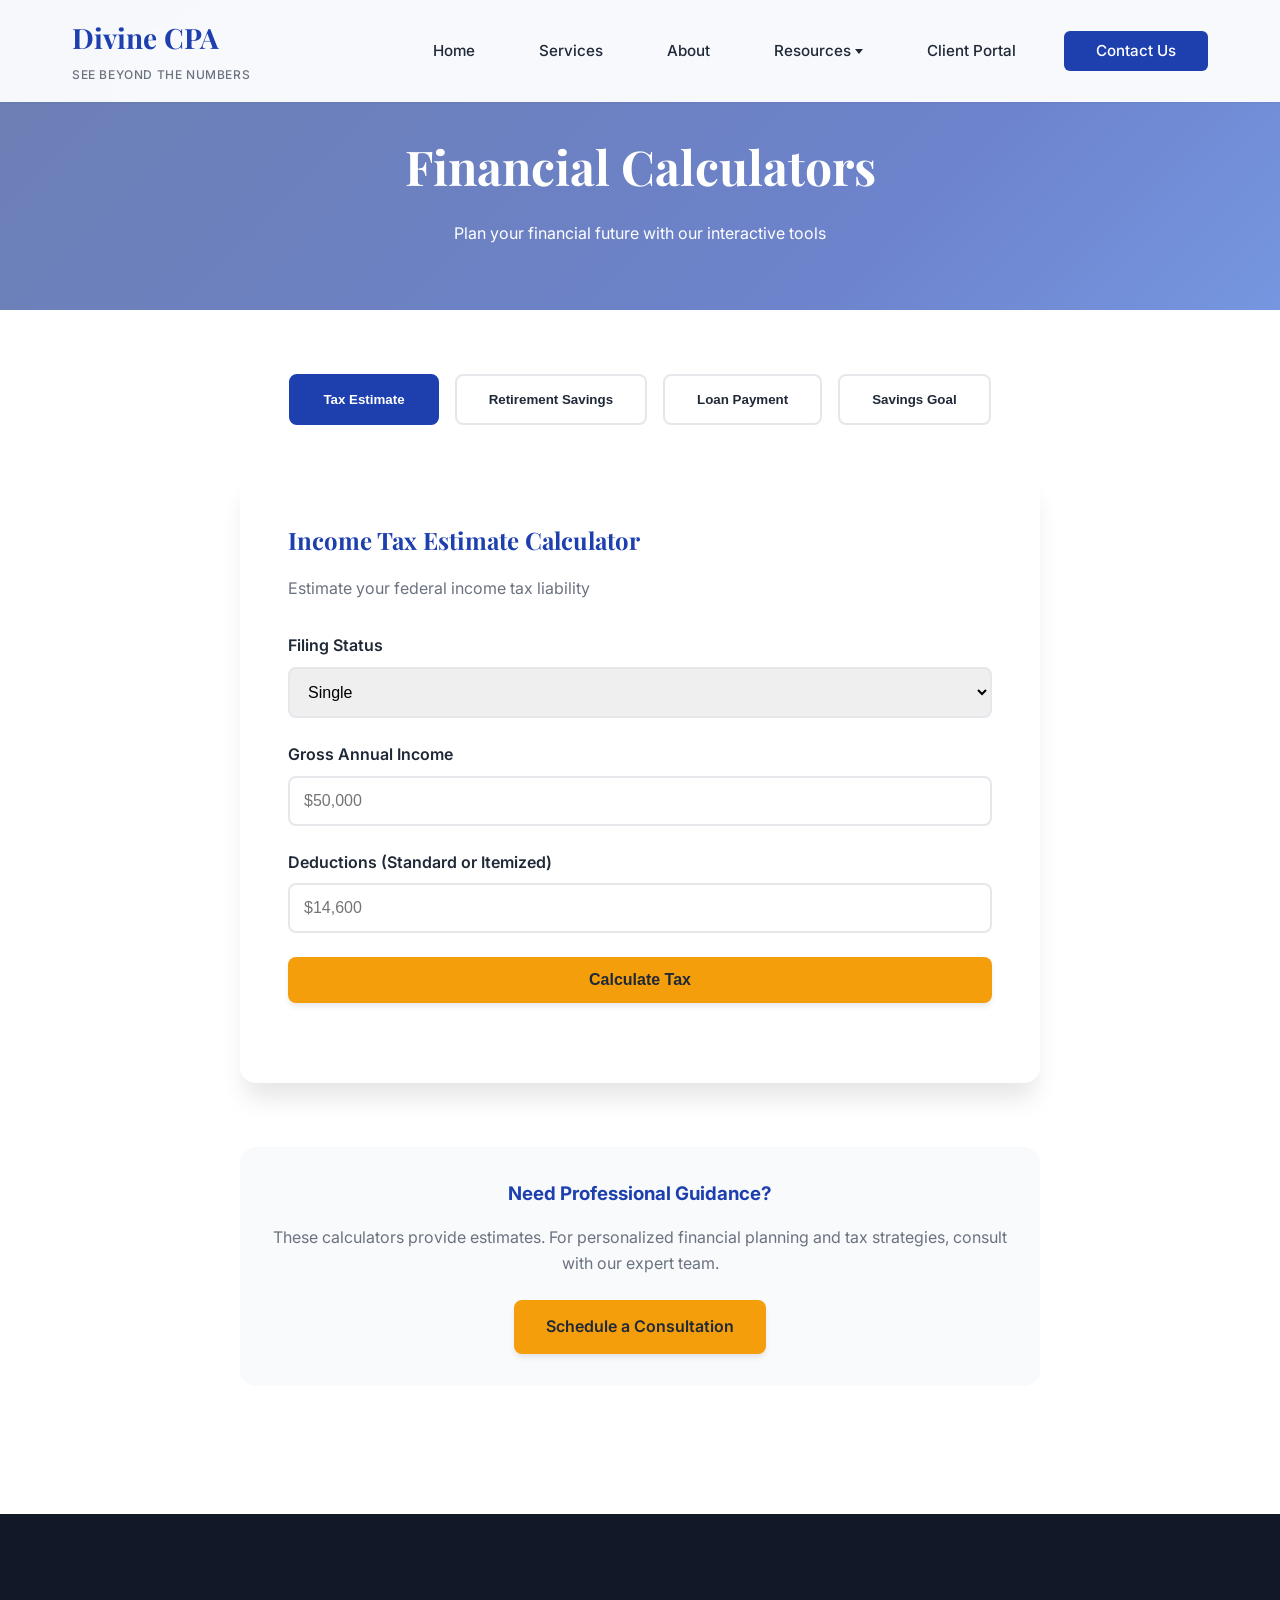
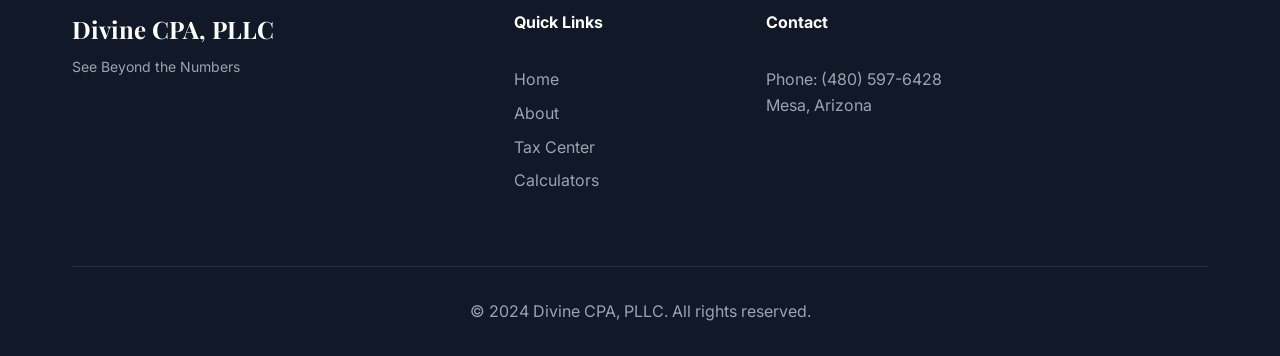
<file: pages/calculators.html>
<!DOCTYPE html>
<html lang="en">
<head>
    <meta charset="UTF-8">
    <meta name="viewport" content="width=device-width, initial-scale=1.0">
    <title>Financial Calculators - Divine CPA, PLLC</title>
    <link rel="stylesheet" href="../styles.css">
    <link rel="preconnect" href="https://fonts.googleapis.com">
    <link rel="preconnect" href="https://fonts.gstatic.com" crossorigin>
    <link href="https://fonts.googleapis.com/css2?family=Inter:wght@300;400;500;600;700&family=Playfair+Display:wght@600;700&display=swap" rel="stylesheet">
    <style>
        .page-header {
            padding: 8rem 0 4rem;
            background: linear-gradient(135deg, rgba(30, 58, 138, 0.65) 0%, rgba(30, 64, 175, 0.65) 50%, rgba(59, 130, 246, 0.65) 100%), url('https://cdn.prod.website-files.com/683a4969614808c01cd0d34f/683a4969614808c01cd0d3a5_fcce2223ab829fa03bdde72150baf56f.avif');
            background-size: cover;
            background-position: center;
            background-attachment: fixed;
            color: white;
            text-align: center;
        }
        .page-header h1 {
            font-family: var(--font-display);
            font-size: 3rem;
            margin-bottom: 1rem;
        }
        .calculators-section {
            padding: 4rem 0;
        }
        .calculator-tabs {
            display: flex;
            justify-content: center;
            gap: 1rem;
            flex-wrap: wrap;
            margin-bottom: 3rem;
        }
        .tab-button {
            padding: 1rem 2rem;
            background: white;
            border: 2px solid var(--border-color);
            border-radius: 0.5rem;
            cursor: pointer;
            transition: var(--transition);
            font-weight: 600;
            color: var(--text-primary);
        }
        .tab-button:hover {
            border-color: var(--primary);
            color: var(--primary);
        }
        .tab-button.active {
            background: var(--primary);
            color: white;
            border-color: var(--primary);
        }
        .calculator-container {
            display: none;
            max-width: 800px;
            margin: 0 auto;
            background: white;
            padding: 3rem;
            border-radius: 1rem;
            box-shadow: var(--shadow-xl);
        }
        .calculator-container.active {
            display: block;
            animation: fadeInUp 0.5s ease-out;
        }
        .calculator-container h2 {
            font-family: var(--font-display);
            color: var(--primary);
            margin-bottom: 1rem;
        }
        .calc-form-grid {
            display: grid;
            gap: 1.5rem;
            margin: 2rem 0;
        }
        .calc-input-group {
            display: grid;
            gap: 0.5rem;
        }
        .calc-input-group label {
            font-weight: 600;
            color: var(--text-primary);
        }
        .calc-input-group input,
        .calc-input-group select {
            padding: 0.875rem;
            border: 2px solid var(--border-color);
            border-radius: 0.5rem;
            font-size: 1rem;
        }
        .calc-input-group input:focus,
        .calc-input-group select:focus {
            outline: none;
            border-color: var(--primary);
        }
        .calc-result {
            margin-top: 2rem;
            padding: 2rem;
            background: var(--bg-light);
            border-radius: 0.5rem;
            border-left: 4px solid var(--secondary);
            display: none;
        }
        .calc-result.show {
            display: block;
        }
        .calc-result h3 {
            color: var(--primary);
            margin-bottom: 1rem;
        }
        .result-value {
            font-size: 2.5rem;
            font-weight: 700;
            color: var(--secondary);
            margin: 1rem 0;
        }
        .result-breakdown {
            margin-top: 1.5rem;
            padding-top: 1.5rem;
            border-top: 2px solid var(--border-color);
        }
        .result-item {
            display: flex;
            justify-content: space-between;
            padding: 0.5rem 0;
        }
        .result-item strong {
            color: var(--text-primary);
        }
    </style>
</head>
<body>
    <!-- Navigation -->
    <nav class="navbar">
        <div class="container">
            <div class="nav-brand">
                <a href="../index.html" style="text-decoration: none; color: inherit;">
                    <h1>Divine CPA</h1>
                    <span class="tagline">See Beyond the Numbers</span>
                </a>
            </div>
            <button class="mobile-toggle" aria-label="Toggle menu">
                <span></span>
                <span></span>
                <span></span>
            </button>
            <ul class="nav-menu">
                <li><a href="../index.html">Home</a></li>
                <li><a href="../index.html#services">Services</a></li>
                <li><a href="about.html">About</a></li>
                <li class="dropdown">
                    <a href="#">Resources</a>
                    <ul class="dropdown-menu">
                        <li><a href="newsletter.html">Newsletter</a></li>
                        <li><a href="tax-center.html">Tax Center</a></li>
                        <li><a href="calculators.html">Calculators</a></li>
                    </ul>
                </li>
                <li><a href="portal.html">Client Portal</a></li>
                <li><a href="../index.html#contact" class="btn-contact">Contact Us</a></li>
            </ul>
        </div>
    </nav>

    <!-- Page Header -->
    <div class="page-header">
        <div class="container">
            <h1>Financial Calculators</h1>
            <p>Plan your financial future with our interactive tools</p>
        </div>
    </div>

    <!-- Calculators Section -->
    <section class="calculators-section">
        <div class="container">
            <div class="calculator-tabs">
                <button class="tab-button active" data-calc="tax-estimate">Tax Estimate</button>
                <button class="tab-button" data-calc="retirement">Retirement Savings</button>
                <button class="tab-button" data-calc="loan">Loan Payment</button>
                <button class="tab-button" data-calc="savings">Savings Goal</button>
            </div>

            <!-- Tax Estimate Calculator -->
            <div class="calculator-container active" id="tax-estimate">
                <h2>Income Tax Estimate Calculator</h2>
                <p style="color: var(--text-secondary); margin-bottom: 2rem;">Estimate your federal income tax liability</p>

                <form class="calc-form-grid" id="taxForm">
                    <div class="calc-input-group">
                        <label>Filing Status</label>
                        <select id="taxFilingStatus" required>
                            <option value="single">Single</option>
                            <option value="married">Married Filing Jointly</option>
                            <option value="married-separate">Married Filing Separately</option>
                            <option value="hoh">Head of Household</option>
                        </select>
                    </div>
                    <div class="calc-input-group">
                        <label>Gross Annual Income</label>
                        <input type="number" id="taxIncome" placeholder="$50,000" required>
                    </div>
                    <div class="calc-input-group">
                        <label>Deductions (Standard or Itemized)</label>
                        <input type="number" id="taxDeductions" placeholder="$14,600">
                    </div>
                    <button type="submit" class="btn btn-primary btn-block">Calculate Tax</button>
                </form>

                <div class="calc-result" id="taxResult">
                    <h3>Estimated Tax Liability</h3>
                    <div class="result-value" id="taxAmount">$0</div>
                    <div class="result-breakdown">
                        <div class="result-item">
                            <span>Gross Income:</span>
                            <strong id="taxGross">$0</strong>
                        </div>
                        <div class="result-item">
                            <span>Deductions:</span>
                            <strong id="taxDeduct">$0</strong>
                        </div>
                        <div class="result-item">
                            <span>Taxable Income:</span>
                            <strong id="taxTaxable">$0</strong>
                        </div>
                        <div class="result-item">
                            <span>Effective Tax Rate:</span>
                            <strong id="taxRate">0%</strong>
                        </div>
                    </div>
                    <p style="margin-top: 1.5rem; font-size: 0.875rem; color: var(--text-secondary);">
                        <strong>Note:</strong> This is a simplified estimate for federal income tax only. Actual tax liability may vary based on credits, state taxes, and other factors.
                    </p>
                </div>
            </div>

            <!-- Retirement Calculator -->
            <div class="calculator-container" id="retirement">
                <h2>Retirement Savings Calculator</h2>
                <p style="color: var(--text-secondary); margin-bottom: 2rem;">Project your retirement savings growth</p>

                <form class="calc-form-grid" id="retirementForm">
                    <div class="calc-input-group">
                        <label>Current Age</label>
                        <input type="number" id="retireCurrentAge" placeholder="35" required>
                    </div>
                    <div class="calc-input-group">
                        <label>Retirement Age</label>
                        <input type="number" id="retireRetirementAge" placeholder="65" required>
                    </div>
                    <div class="calc-input-group">
                        <label>Current Savings</label>
                        <input type="number" id="retireCurrentSavings" placeholder="$50,000" required>
                    </div>
                    <div class="calc-input-group">
                        <label>Monthly Contribution</label>
                        <input type="number" id="retireMonthlyContribution" placeholder="$500" required>
                    </div>
                    <div class="calc-input-group">
                        <label>Expected Annual Return (%)</label>
                        <input type="number" id="retireReturnRate" placeholder="7" step="0.1" required>
                    </div>
                    <button type="submit" class="btn btn-primary btn-block">Calculate Retirement</button>
                </form>

                <div class="calc-result" id="retirementResult">
                    <h3>Retirement Projection</h3>
                    <div class="result-value" id="retireAmount">$0</div>
                    <div class="result-breakdown">
                        <div class="result-item">
                            <span>Years Until Retirement:</span>
                            <strong id="retireYears">0</strong>
                        </div>
                        <div class="result-item">
                            <span>Total Contributions:</span>
                            <strong id="retireContributions">$0</strong>
                        </div>
                        <div class="result-item">
                            <span>Investment Growth:</span>
                            <strong id="retireGrowth">$0</strong>
                        </div>
                        <div class="result-item">
                            <span>Final Balance:</span>
                            <strong id="retireFinal">$0</strong>
                        </div>
                    </div>
                </div>
            </div>

            <!-- Loan Calculator -->
            <div class="calculator-container" id="loan">
                <h2>Loan Payment Calculator</h2>
                <p style="color: var(--text-secondary); margin-bottom: 2rem;">Calculate your monthly loan payments</p>

                <form class="calc-form-grid" id="loanForm">
                    <div class="calc-input-group">
                        <label>Loan Amount</label>
                        <input type="number" id="loanAmount" placeholder="$200,000" required>
                    </div>
                    <div class="calc-input-group">
                        <label>Interest Rate (%)</label>
                        <input type="number" id="loanRate" placeholder="5.5" step="0.01" required>
                    </div>
                    <div class="calc-input-group">
                        <label>Loan Term (years)</label>
                        <input type="number" id="loanTerm" placeholder="30" required>
                    </div>
                    <button type="submit" class="btn btn-primary btn-block">Calculate Payment</button>
                </form>

                <div class="calc-result" id="loanResult">
                    <h3>Monthly Payment</h3>
                    <div class="result-value" id="loanPayment">$0</div>
                    <div class="result-breakdown">
                        <div class="result-item">
                            <span>Loan Amount:</span>
                            <strong id="loanPrincipal">$0</strong>
                        </div>
                        <div class="result-item">
                            <span>Total Interest Paid:</span>
                            <strong id="loanInterest">$0</strong>
                        </div>
                        <div class="result-item">
                            <span>Total Amount Paid:</span>
                            <strong id="loanTotal">$0</strong>
                        </div>
                        <div class="result-item">
                            <span>Number of Payments:</span>
                            <strong id="loanPayments">0</strong>
                        </div>
                    </div>
                </div>
            </div>

            <!-- Savings Goal Calculator -->
            <div class="calculator-container" id="savings">
                <h2>Savings Goal Calculator</h2>
                <p style="color: var(--text-secondary); margin-bottom: 2rem;">Determine how much to save monthly to reach your goal</p>

                <form class="calc-form-grid" id="savingsForm">
                    <div class="calc-input-group">
                        <label>Savings Goal</label>
                        <input type="number" id="savingsGoal" placeholder="$25,000" required>
                    </div>
                    <div class="calc-input-group">
                        <label>Time Frame (years)</label>
                        <input type="number" id="savingsYears" placeholder="5" required>
                    </div>
                    <div class="calc-input-group">
                        <label>Current Savings</label>
                        <input type="number" id="savingsCurrent" placeholder="$5,000" required>
                    </div>
                    <div class="calc-input-group">
                        <label>Expected Annual Return (%)</label>
                        <input type="number" id="savingsRate" placeholder="4" step="0.1" required>
                    </div>
                    <button type="submit" class="btn btn-primary btn-block">Calculate Savings</button>
                </form>

                <div class="calc-result" id="savingsResult">
                    <h3>Monthly Savings Required</h3>
                    <div class="result-value" id="savingsMonthly">$0</div>
                    <div class="result-breakdown">
                        <div class="result-item">
                            <span>Savings Goal:</span>
                            <strong id="savingsGoalAmount">$0</strong>
                        </div>
                        <div class="result-item">
                            <span>Current Savings:</span>
                            <strong id="savingsCurrentAmount">$0</strong>
                        </div>
                        <div class="result-item">
                            <span>Total Needed:</span>
                            <strong id="savingsNeeded">$0</strong>
                        </div>
                        <div class="result-item">
                            <span>Total Contributions:</span>
                            <strong id="savingsContributions">$0</strong>
                        </div>
                    </div>
                </div>
            </div>

            <div style="max-width: 800px; margin: 4rem auto; padding: 2rem; background: var(--bg-light); border-radius: 1rem; text-align: center;">
                <h3 style="color: var(--primary); margin-bottom: 1rem;">Need Professional Guidance?</h3>
                <p style="color: var(--text-secondary); margin-bottom: 1.5rem;">These calculators provide estimates. For personalized financial planning and tax strategies, consult with our expert team.</p>
                <a href="../index.html#contact" class="btn btn-primary">Schedule a Consultation</a>
            </div>
        </div>
    </section>

    <!-- Footer -->
    <footer class="footer">
        <div class="container">
            <div class="footer-content">
                <div class="footer-section">
                    <h3>Divine CPA, PLLC</h3>
                    <p class="tagline">See Beyond the Numbers</p>
                </div>
                <div class="footer-section">
                    <h4>Quick Links</h4>
                    <ul>
                        <li><a href="../index.html">Home</a></li>
                        <li><a href="about.html">About</a></li>
                        <li><a href="tax-center.html">Tax Center</a></li>
                        <li><a href="calculators.html">Calculators</a></li>
                    </ul>
                </div>
                <div class="footer-section">
                    <h4>Contact</h4>
                    <p style="color: #9ca3af;">Phone: (480) 597-6428</p>
                    <p style="color: #9ca3af;">Mesa, Arizona</p>
                </div>
            </div>
            <div class="footer-bottom">
                <p>&copy; 2024 Divine CPA, PLLC. All rights reserved.</p>
            </div>
        </div>
    </footer>

    <script src="../script.js"></script>
    <script>
        // Tab switching
        document.querySelectorAll('.tab-button').forEach(button => {
            button.addEventListener('click', () => {
                // Remove active from all buttons and containers
                document.querySelectorAll('.tab-button').forEach(b => b.classList.remove('active'));
                document.querySelectorAll('.calculator-container').forEach(c => c.classList.remove('active'));

                // Add active to clicked button and corresponding container
                button.classList.add('active');
                const calcId = button.getAttribute('data-calc');
                document.getElementById(calcId).classList.add('active');
            });
        });

        // Tax Calculator
        document.getElementById('taxForm').addEventListener('submit', function(e) {
            e.preventDefault();

            const income = parseFloat(document.getElementById('taxIncome').value);
            const deductions = parseFloat(document.getElementById('taxDeductions').value) || 14600;
            const status = document.getElementById('taxFilingStatus').value;

            const taxableIncome = Math.max(0, income - deductions);

            // Simplified 2024 tax brackets (single filer)
            let tax = 0;
            if (taxableIncome <= 11600) {
                tax = taxableIncome * 0.10;
            } else if (taxableIncome <= 47150) {
                tax = 1160 + (taxableIncome - 11600) * 0.12;
            } else if (taxableIncome <= 100525) {
                tax = 5426 + (taxableIncome - 47150) * 0.22;
            } else if (taxableIncome <= 191950) {
                tax = 17168.50 + (taxableIncome - 100525) * 0.24;
            } else if (taxableIncome <= 243725) {
                tax = 39110.50 + (taxableIncome - 191950) * 0.32;
            } else if (taxableIncome <= 609350) {
                tax = 55678.50 + (taxableIncome - 243725) * 0.35;
            } else {
                tax = 183647.25 + (taxableIncome - 609350) * 0.37;
            }

            const effectiveRate = (tax / income * 100).toFixed(2);

            document.getElementById('taxAmount').textContent = '$' + tax.toLocaleString('en-US', {maximumFractionDigits: 0});
            document.getElementById('taxGross').textContent = '$' + income.toLocaleString('en-US', {maximumFractionDigits: 0});
            document.getElementById('taxDeduct').textContent = '$' + deductions.toLocaleString('en-US', {maximumFractionDigits: 0});
            document.getElementById('taxTaxable').textContent = '$' + taxableIncome.toLocaleString('en-US', {maximumFractionDigits: 0});
            document.getElementById('taxRate').textContent = effectiveRate + '%';
            document.getElementById('taxResult').classList.add('show');
        });

        // Retirement Calculator
        document.getElementById('retirementForm').addEventListener('submit', function(e) {
            e.preventDefault();

            const currentAge = parseInt(document.getElementById('retireCurrentAge').value);
            const retirementAge = parseInt(document.getElementById('retireRetirementAge').value);
            const currentSavings = parseFloat(document.getElementById('retireCurrentSavings').value);
            const monthlyContribution = parseFloat(document.getElementById('retireMonthlyContribution').value);
            const annualReturn = parseFloat(document.getElementById('retireReturnRate').value) / 100;

            const years = retirementAge - currentAge;
            const months = years * 12;
            const monthlyRate = annualReturn / 12;

            // Future value of current savings
            const futureValueCurrent = currentSavings * Math.pow(1 + monthlyRate, months);

            // Future value of monthly contributions
            const futureValueContributions = monthlyContribution * ((Math.pow(1 + monthlyRate, months) - 1) / monthlyRate);

            const totalValue = futureValueCurrent + futureValueContributions;
            const totalContributions = monthlyContribution * months;
            const totalGrowth = totalValue - currentSavings - totalContributions;

            document.getElementById('retireAmount').textContent = '$' + totalValue.toLocaleString('en-US', {maximumFractionDigits: 0});
            document.getElementById('retireYears').textContent = years + ' years';
            document.getElementById('retireContributions').textContent = '$' + totalContributions.toLocaleString('en-US', {maximumFractionDigits: 0});
            document.getElementById('retireGrowth').textContent = '$' + totalGrowth.toLocaleString('en-US', {maximumFractionDigits: 0});
            document.getElementById('retireFinal').textContent = '$' + totalValue.toLocaleString('en-US', {maximumFractionDigits: 0});
            document.getElementById('retirementResult').classList.add('show');
        });

        // Loan Calculator
        document.getElementById('loanForm').addEventListener('submit', function(e) {
            e.preventDefault();

            const principal = parseFloat(document.getElementById('loanAmount').value);
            const annualRate = parseFloat(document.getElementById('loanRate').value) / 100;
            const years = parseInt(document.getElementById('loanTerm').value);

            const monthlyRate = annualRate / 12;
            const numberOfPayments = years * 12;

            const monthlyPayment = principal * (monthlyRate * Math.pow(1 + monthlyRate, numberOfPayments)) / (Math.pow(1 + monthlyRate, numberOfPayments) - 1);

            const totalPaid = monthlyPayment * numberOfPayments;
            const totalInterest = totalPaid - principal;

            document.getElementById('loanPayment').textContent = '$' + monthlyPayment.toLocaleString('en-US', {maximumFractionDigits: 2});
            document.getElementById('loanPrincipal').textContent = '$' + principal.toLocaleString('en-US', {maximumFractionDigits: 0});
            document.getElementById('loanInterest').textContent = '$' + totalInterest.toLocaleString('en-US', {maximumFractionDigits: 0});
            document.getElementById('loanTotal').textContent = '$' + totalPaid.toLocaleString('en-US', {maximumFractionDigits: 0});
            document.getElementById('loanPayments').textContent = numberOfPayments + ' months';
            document.getElementById('loanResult').classList.add('show');
        });

        // Savings Goal Calculator
        document.getElementById('savingsForm').addEventListener('submit', function(e) {
            e.preventDefault();

            const goal = parseFloat(document.getElementById('savingsGoal').value);
            const years = parseInt(document.getElementById('savingsYears').value);
            const currentSavings = parseFloat(document.getElementById('savingsCurrent').value);
            const annualReturn = parseFloat(document.getElementById('savingsRate').value) / 100;

            const months = years * 12;
            const monthlyRate = annualReturn / 12;

            // Calculate future value of current savings
            const futureValueCurrent = currentSavings * Math.pow(1 + monthlyRate, months);

            // Amount still needed
            const amountNeeded = goal - futureValueCurrent;

            // Monthly contribution needed
            const monthlyContribution = amountNeeded / ((Math.pow(1 + monthlyRate, months) - 1) / monthlyRate);

            const totalContributions = monthlyContribution * months;

            document.getElementById('savingsMonthly').textContent = '$' + monthlyContribution.toLocaleString('en-US', {maximumFractionDigits: 2});
            document.getElementById('savingsGoalAmount').textContent = '$' + goal.toLocaleString('en-US', {maximumFractionDigits: 0});
            document.getElementById('savingsCurrentAmount').textContent = '$' + currentSavings.toLocaleString('en-US', {maximumFractionDigits: 0});
            document.getElementById('savingsNeeded').textContent = '$' + amountNeeded.toLocaleString('en-US', {maximumFractionDigits: 0});
            document.getElementById('savingsContributions').textContent = '$' + totalContributions.toLocaleString('en-US', {maximumFractionDigits: 0});
            document.getElementById('savingsResult').classList.add('show');
        });
    </script>
</body>
</html>
</file>
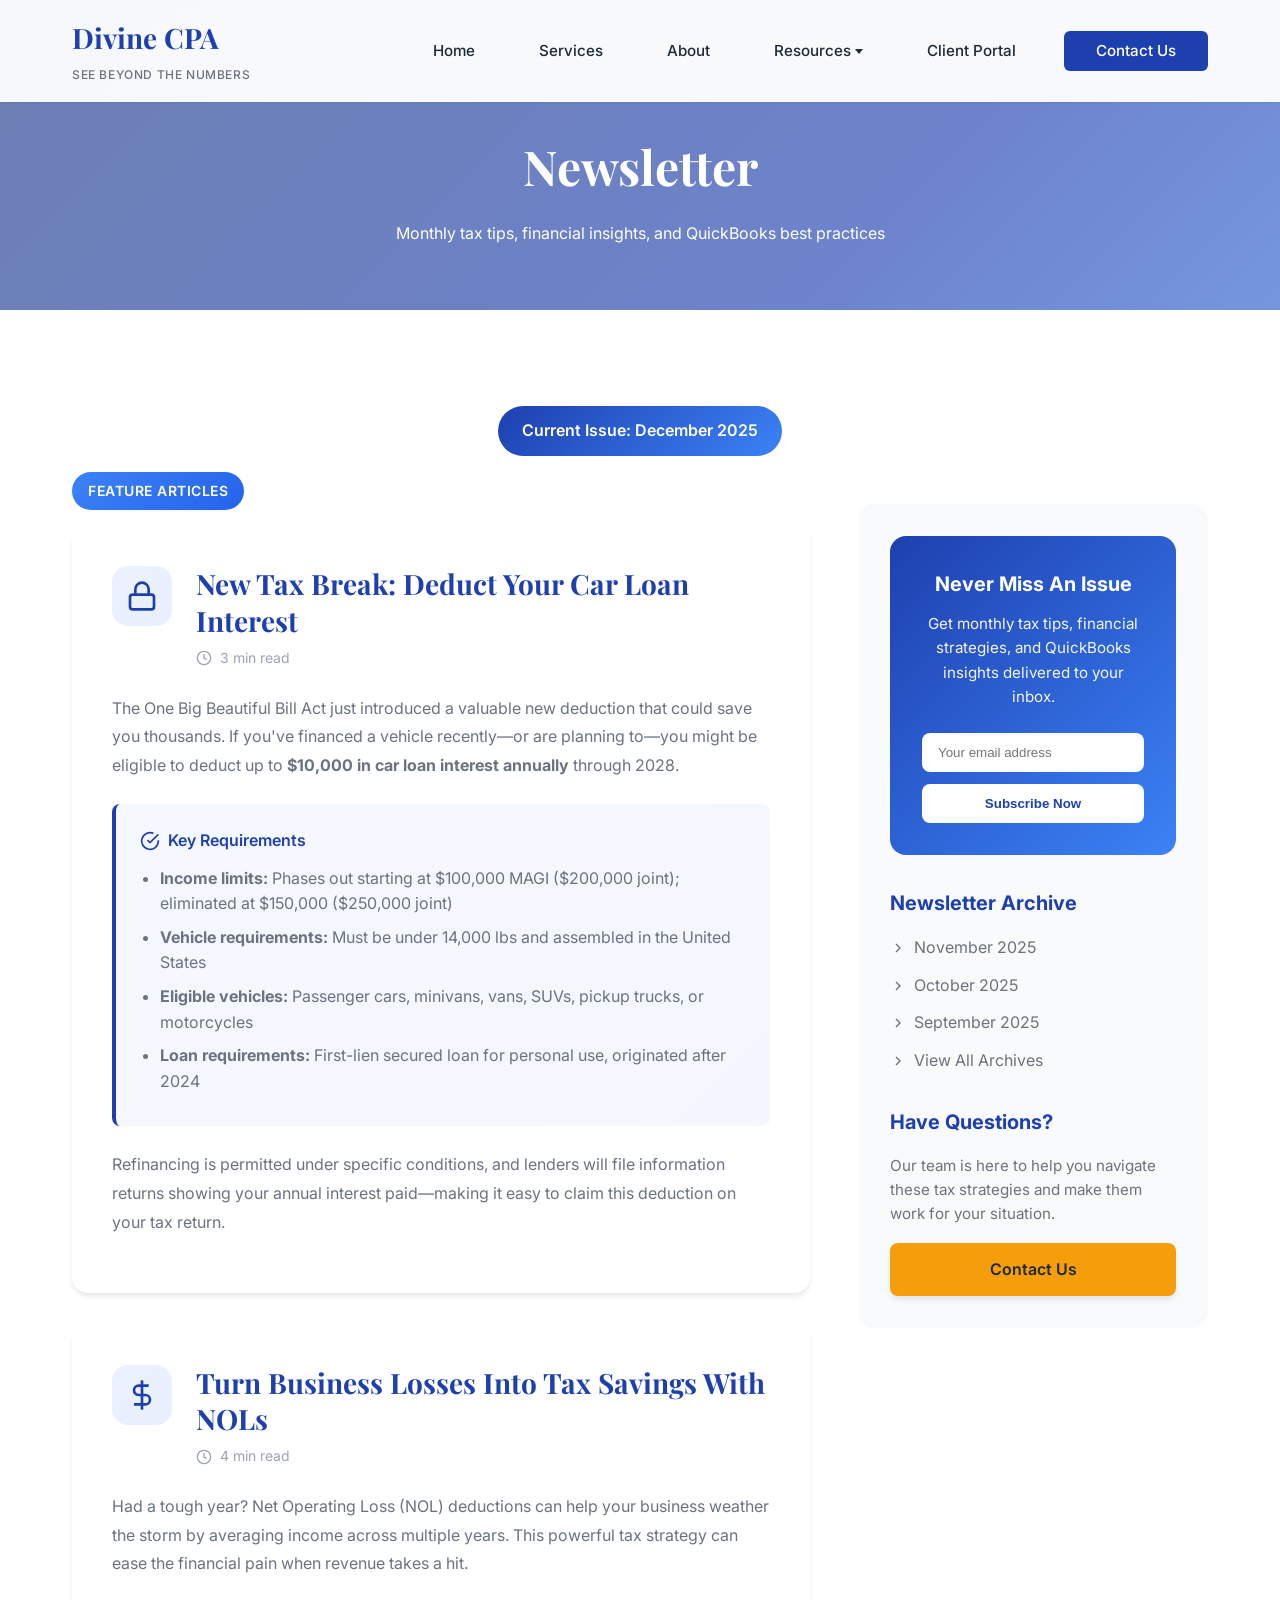
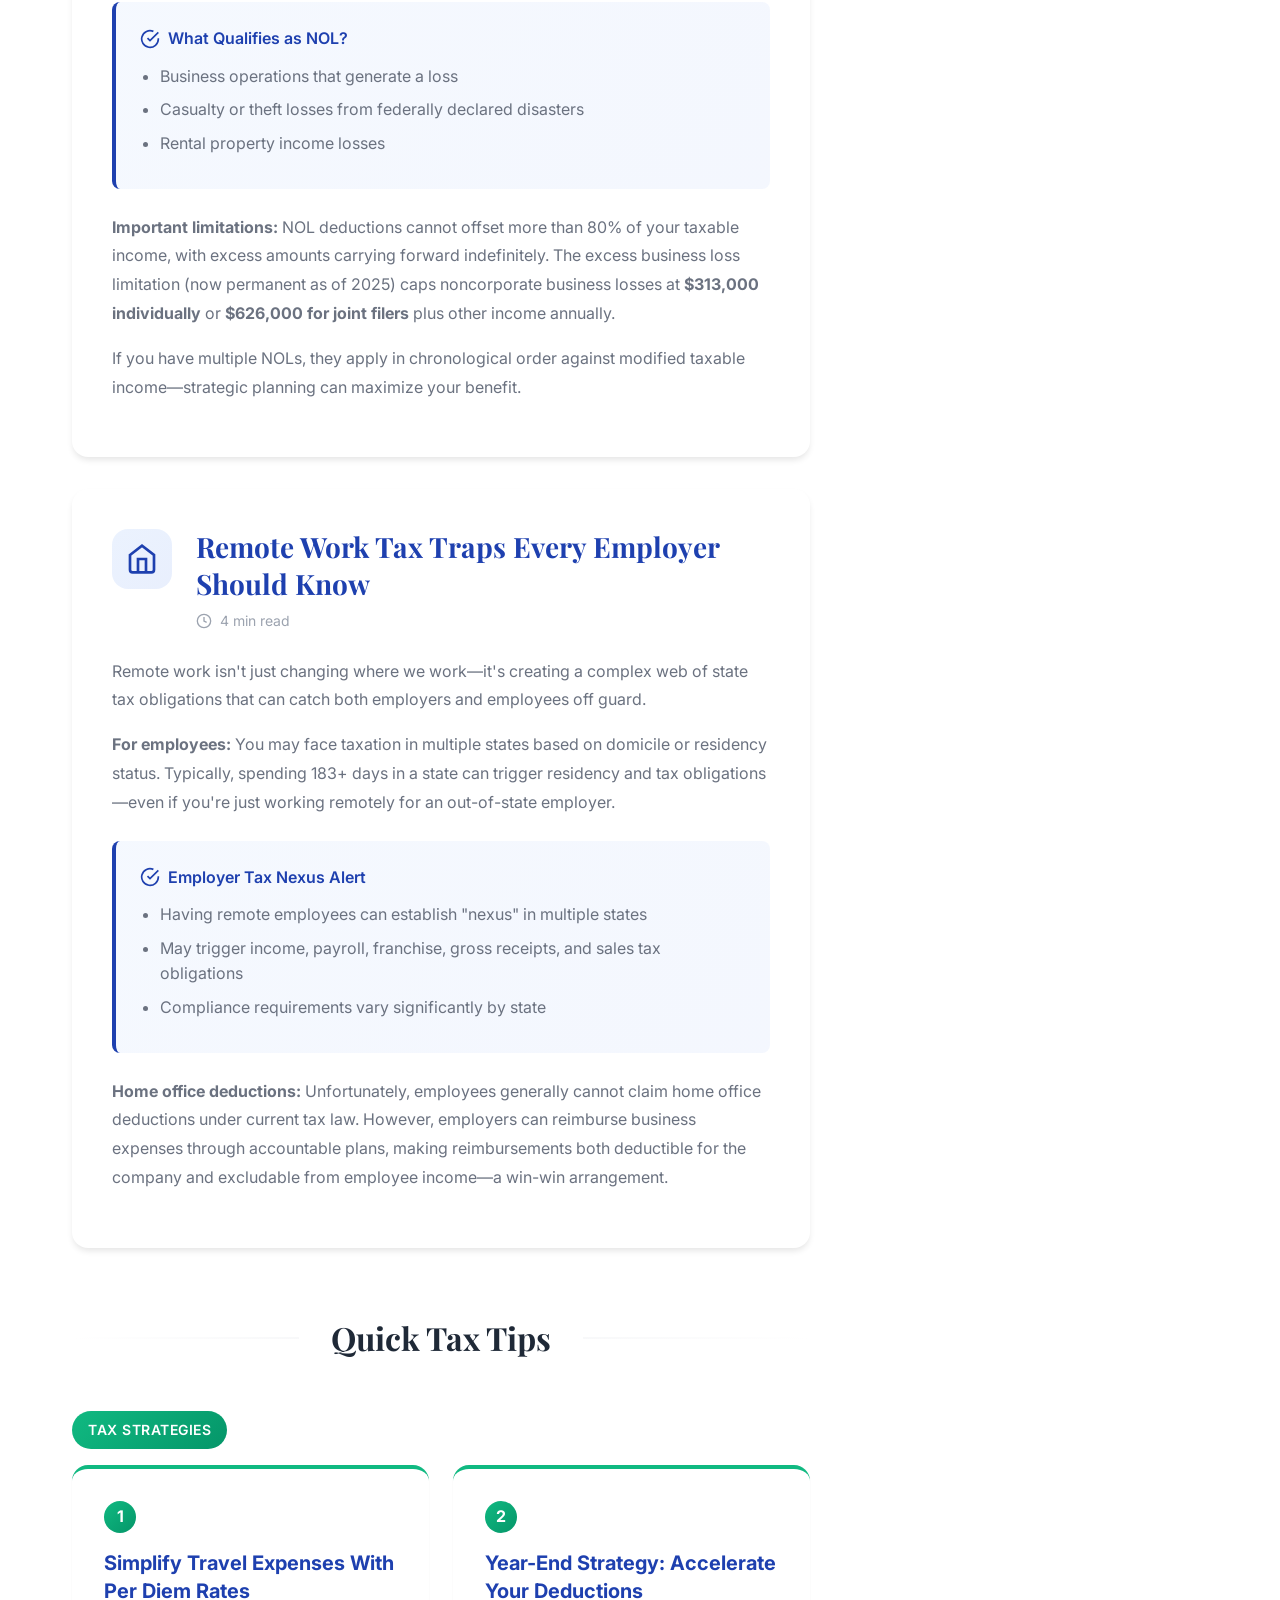
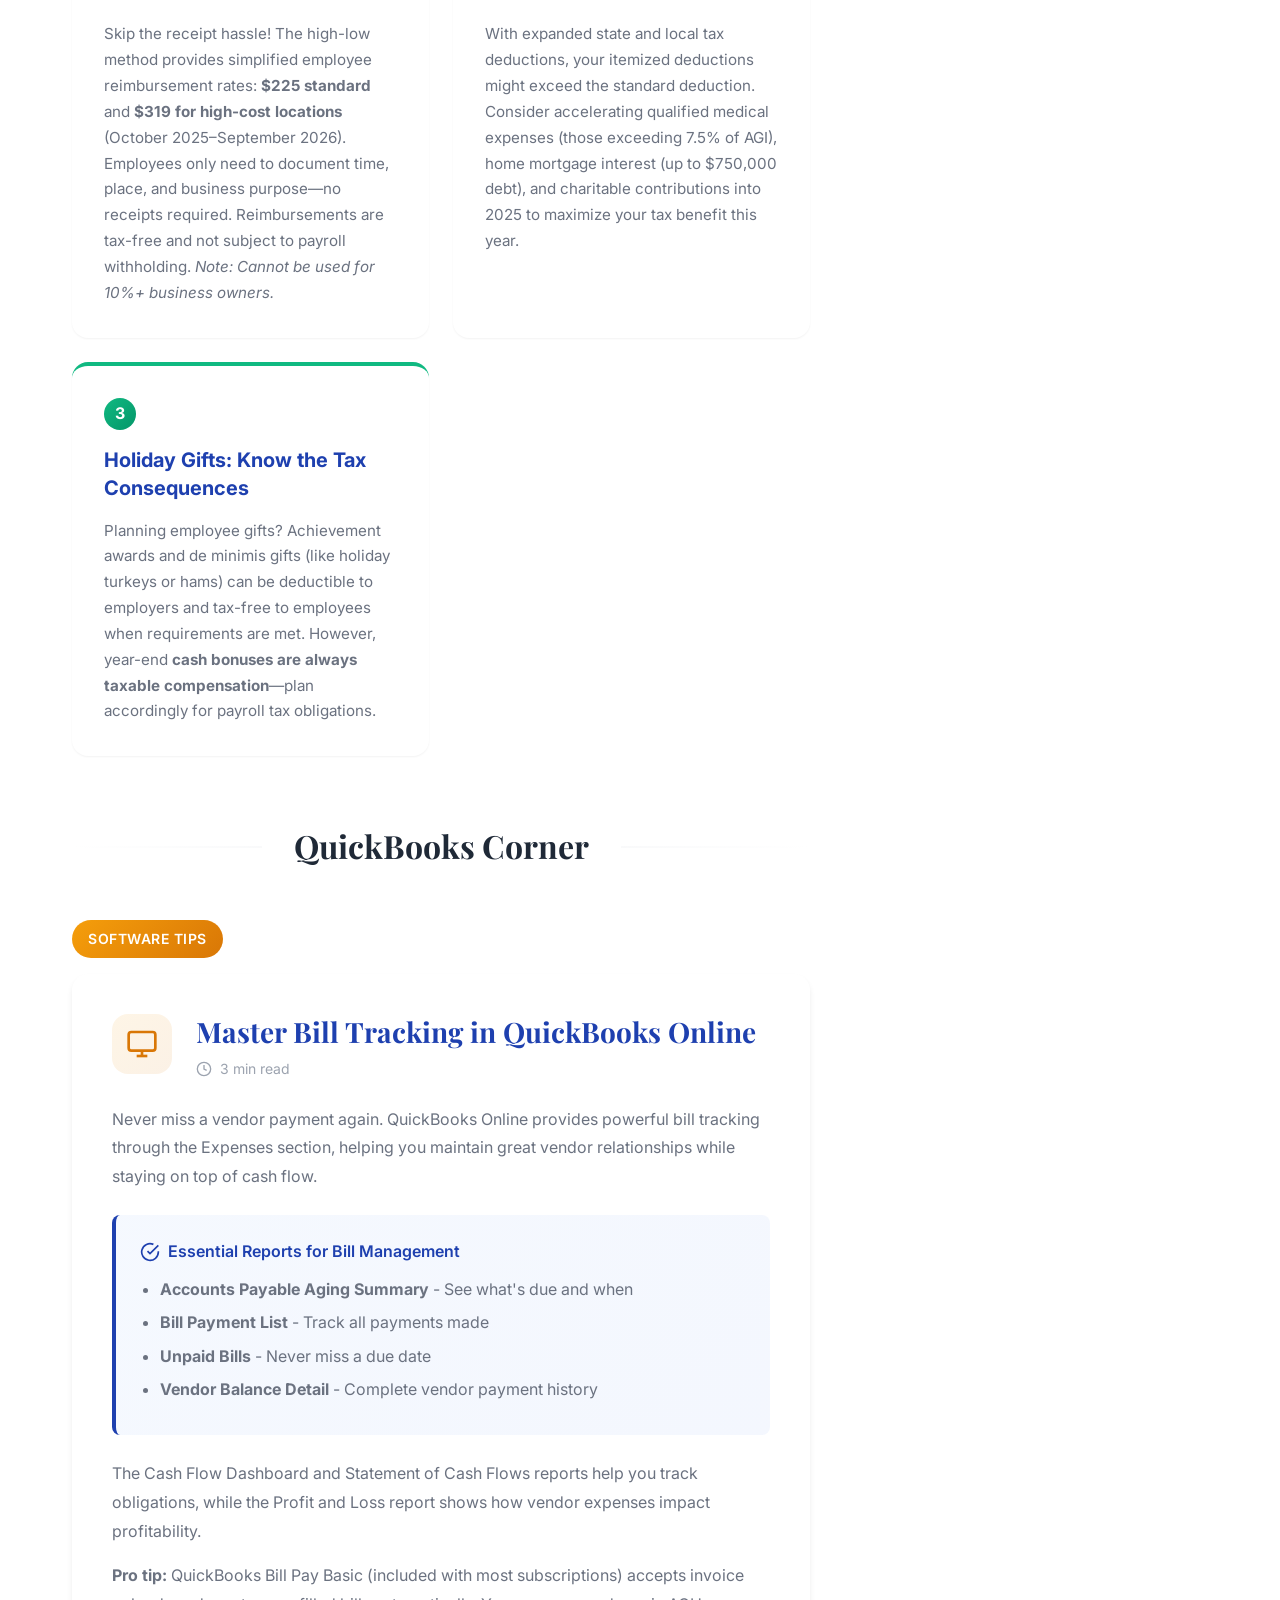
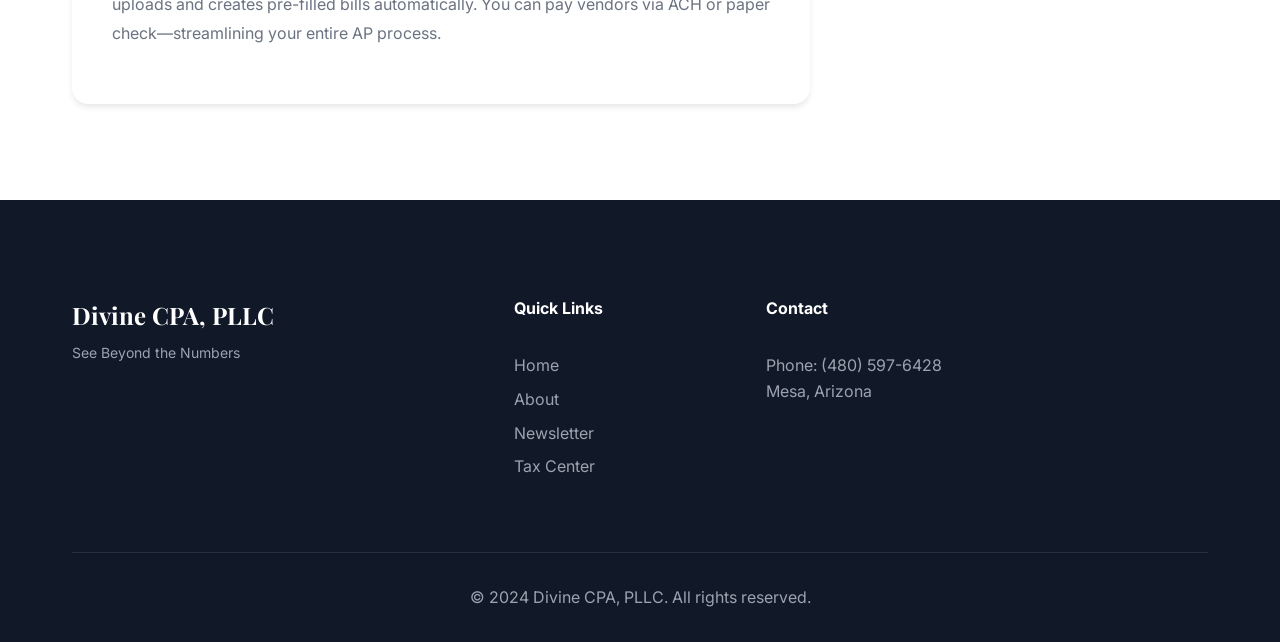
<file: pages/newsletter.html>
<!DOCTYPE html>
<html lang="en">
<head>
    <meta charset="UTF-8">
    <meta name="viewport" content="width=device-width, initial-scale=1.0">
    <title>Monthly Newsletter - Divine CPA, PLLC</title>
    <link rel="stylesheet" href="../styles.css">
    <link rel="preconnect" href="https://fonts.googleapis.com">
    <link rel="preconnect" href="https://fonts.gstatic.com" crossorigin>
    <link href="https://fonts.googleapis.com/css2?family=Inter:wght@300;400;500;600;700&family=Playfair+Display:wght@600;700&display=swap" rel="stylesheet">
    <style>
        .page-header {
            padding: 8rem 0 4rem;
            background: linear-gradient(135deg, rgba(30, 58, 138, 0.65) 0%, rgba(30, 64, 175, 0.65) 50%, rgba(59, 130, 246, 0.65) 100%), url('https://cdn.prod.website-files.com/683a4969614808c01cd0d34f/683a4969614808c01cd0d3a5_fcce2223ab829fa03bdde72150baf56f.avif');
            background-size: cover;
            background-position: center;
            background-attachment: fixed;
            color: white;
            text-align: center;
        }
        .page-header h1 {
            font-family: var(--font-display);
            font-size: 3rem;
            margin-bottom: 1rem;
        }
        .current-issue {
            text-align: center;
            padding: 2rem 0 1rem;
        }
        .issue-badge {
            display: inline-block;
            background: linear-gradient(135deg, var(--primary) 0%, var(--primary-light) 100%);
            color: white;
            padding: 0.75rem 1.5rem;
            border-radius: 2rem;
            font-weight: 600;
            font-size: 1rem;
        }
        .newsletter-content {
            padding: 4rem 0;
            max-width: 1200px;
            margin: 0 auto;
        }
        .section-badge {
            display: inline-block;
            padding: 0.5rem 1rem;
            border-radius: 2rem;
            font-size: 0.875rem;
            font-weight: 600;
            text-transform: uppercase;
            letter-spacing: 0.5px;
            margin-bottom: 1rem;
        }
        .badge-feature {
            background: linear-gradient(135deg, #3b82f6 0%, #2563eb 100%);
            color: white;
        }
        .badge-tips {
            background: linear-gradient(135deg, #10b981 0%, #059669 100%);
            color: white;
        }
        .badge-quickbooks {
            background: linear-gradient(135deg, #f59e0b 0%, #d97706 100%);
            color: white;
        }
        .article-card {
            background: white;
            border-radius: 1rem;
            padding: 2.5rem;
            margin-bottom: 2rem;
            box-shadow: var(--shadow-md);
            transition: var(--transition);
        }
        .article-card:hover {
            transform: translateY(-4px);
            box-shadow: var(--shadow-xl);
        }
        .article-header {
            display: flex;
            align-items: flex-start;
            gap: 1.5rem;
            margin-bottom: 1.5rem;
        }
        .article-icon {
            width: 60px;
            height: 60px;
            border-radius: 1rem;
            display: flex;
            align-items: center;
            justify-content: center;
            flex-shrink: 0;
        }
        .icon-blue {
            background: linear-gradient(135deg, rgba(59, 130, 246, 0.1) 0%, rgba(37, 99, 235, 0.1) 100%);
            color: var(--primary);
        }
        .icon-green {
            background: linear-gradient(135deg, rgba(16, 185, 129, 0.1) 0%, rgba(5, 150, 105, 0.1) 100%);
            color: #059669;
        }
        .icon-orange {
            background: linear-gradient(135deg, rgba(245, 158, 11, 0.1) 0%, rgba(217, 119, 6, 0.1) 100%);
            color: #d97706;
        }
        .article-meta {
            flex: 1;
        }
        .article-card h2 {
            font-family: var(--font-display);
            font-size: 1.75rem;
            color: var(--primary);
            margin-bottom: 0.5rem;
            line-height: 1.3;
        }
        .read-time {
            color: var(--text-light);
            font-size: 0.875rem;
            display: flex;
            align-items: center;
            gap: 0.5rem;
        }
        .article-card p {
            color: var(--text-secondary);
            line-height: 1.8;
            margin-bottom: 1rem;
        }
        .key-takeaway {
            background: linear-gradient(135deg, rgba(59, 130, 246, 0.05) 0%, rgba(37, 99, 235, 0.05) 100%);
            border-left: 4px solid var(--primary);
            padding: 1.5rem;
            border-radius: 0.5rem;
            margin: 1.5rem 0;
        }
        .key-takeaway h4 {
            color: var(--primary);
            font-weight: 600;
            margin-bottom: 0.75rem;
            display: flex;
            align-items: center;
            gap: 0.5rem;
        }
        .key-takeaway ul {
            margin: 0;
            padding-left: 1.25rem;
        }
        .key-takeaway li {
            color: var(--text-secondary);
            margin-bottom: 0.5rem;
        }
        .tips-grid {
            display: grid;
            grid-template-columns: repeat(auto-fit, minmax(350px, 1fr));
            gap: 1.5rem;
            margin-bottom: 3rem;
        }
        .tip-card {
            background: white;
            border-radius: 1rem;
            padding: 2rem;
            box-shadow: var(--shadow-sm);
            transition: var(--transition);
            border-top: 4px solid #10b981;
        }
        .tip-card:hover {
            transform: translateY(-4px);
            box-shadow: var(--shadow-lg);
        }
        .tip-card h3 {
            font-size: 1.25rem;
            color: var(--primary);
            margin-bottom: 1rem;
            line-height: 1.4;
        }
        .tip-card p {
            color: var(--text-secondary);
            line-height: 1.7;
            font-size: 0.95rem;
        }
        .tip-number {
            width: 32px;
            height: 32px;
            background: linear-gradient(135deg, #10b981 0%, #059669 100%);
            color: white;
            border-radius: 50%;
            display: flex;
            align-items: center;
            justify-content: center;
            font-weight: 700;
            margin-bottom: 1rem;
        }
        .newsletter-sidebar {
            background: var(--bg-light);
            border-radius: 1rem;
            padding: 2rem;
            margin-top: 2rem;
        }
        .sidebar-section {
            margin-bottom: 2rem;
        }
        .sidebar-section:last-child {
            margin-bottom: 0;
        }
        .sidebar-section h3 {
            font-size: 1.25rem;
            color: var(--primary);
            margin-bottom: 1rem;
        }
        .archive-list {
            list-style: none;
            padding: 0;
            margin: 0;
        }
        .archive-list li {
            margin-bottom: 0.75rem;
        }
        .archive-list a {
            color: var(--text-secondary);
            text-decoration: none;
            display: flex;
            align-items: center;
            gap: 0.5rem;
            transition: var(--transition);
        }
        .archive-list a:hover {
            color: var(--primary);
        }
        .subscribe-box {
            background: linear-gradient(135deg, var(--primary) 0%, var(--primary-light) 100%);
            color: white;
            padding: 2rem;
            border-radius: 1rem;
            text-align: center;
        }
        .subscribe-box h3 {
            color: white;
            margin-bottom: 0.75rem;
        }
        .subscribe-box p {
            opacity: 0.95;
            margin-bottom: 1.5rem;
            font-size: 0.95rem;
        }
        .subscribe-box input {
            width: 100%;
            padding: 0.75rem 1rem;
            border: none;
            border-radius: 0.5rem;
            margin-bottom: 0.75rem;
        }
        .subscribe-box button {
            width: 100%;
            background: white;
            color: var(--primary);
            border: none;
            padding: 0.75rem 1.5rem;
            border-radius: 0.5rem;
            font-weight: 600;
            cursor: pointer;
            transition: var(--transition);
        }
        .subscribe-box button:hover {
            transform: translateY(-2px);
            box-shadow: 0 8px 16px rgba(0,0,0,0.1);
        }
        .section-divider {
            text-align: center;
            margin: 4rem 0 3rem;
            position: relative;
        }
        .section-divider::before {
            content: '';
            position: absolute;
            left: 0;
            right: 0;
            top: 50%;
            height: 2px;
            background: linear-gradient(90deg, transparent, var(--bg-gray), transparent);
        }
        .section-divider h2 {
            font-family: var(--font-display);
            font-size: 2rem;
            background: white;
            display: inline-block;
            padding: 0 2rem;
            position: relative;
            z-index: 1;
        }
    </style>
</head>
<body>
    <!-- Navigation -->
    <nav class="navbar">
        <div class="container">
            <div class="nav-brand">
                <a href="../index.html" style="text-decoration: none; color: inherit;">
                    <h1>Divine CPA</h1>
                    <span class="tagline">See Beyond the Numbers</span>
                </a>
            </div>
            <button class="mobile-toggle" aria-label="Toggle menu">
                <span></span>
                <span></span>
                <span></span>
            </button>
            <ul class="nav-menu">
                <li><a href="../index.html">Home</a></li>
                <li><a href="../index.html#services">Services</a></li>
                <li><a href="about.html">About</a></li>
                <li class="dropdown">
                    <a href="#">Resources</a>
                    <ul class="dropdown-menu">
                        <li><a href="newsletter.html">Newsletter</a></li>
                        <li><a href="tax-center.html">Tax Center</a></li>
                        <li><a href="calculators.html">Calculators</a></li>
                    </ul>
                </li>
                <li><a href="portal.html">Client Portal</a></li>
                <li><a href="../index.html#contact" class="btn-contact">Contact Us</a></li>
            </ul>
        </div>
    </nav>

    <!-- Page Header -->
    <div class="page-header">
        <div class="container">
            <h1>Newsletter</h1>
            <p>Monthly tax tips, financial insights, and QuickBooks best practices</p>
        </div>
    </div>

    <!-- Main Content -->
    <section class="newsletter-content">
        <div class="container">
            <div class="current-issue">
                <span class="issue-badge">Current Issue: December 2025</span>
            </div>

            <div style="display: grid; grid-template-columns: 1fr 350px; gap: 3rem; align-items: start;">
                <!-- Articles Column -->
                <div>
                    <!-- Feature Articles Section -->
                    <div>
                        <span class="section-badge badge-feature">Feature Articles</span>

                        <!-- Article 1 -->
                        <article class="article-card">
                            <div class="article-header">
                                <div class="article-icon icon-blue">
                                    <svg xmlns="http://www.w3.org/2000/svg" width="32" height="32" viewBox="0 0 24 24" fill="none" stroke="currentColor" stroke-width="2">
                                        <rect x="3" y="11" width="18" height="11" rx="2" ry="2"></rect>
                                        <path d="M7 11V7a5 5 0 0 1 10 0v4"></path>
                                    </svg>
                                </div>
                                <div class="article-meta">
                                    <h2>New Tax Break: Deduct Your Car Loan Interest</h2>
                                    <div class="read-time">
                                        <svg xmlns="http://www.w3.org/2000/svg" width="16" height="16" viewBox="0 0 24 24" fill="none" stroke="currentColor" stroke-width="2">
                                            <circle cx="12" cy="12" r="10"></circle>
                                            <polyline points="12 6 12 12 16 14"></polyline>
                                        </svg>
                                        3 min read
                                    </div>
                                </div>
                            </div>

                            <p>The One Big Beautiful Bill Act just introduced a valuable new deduction that could save you thousands. If you've financed a vehicle recently—or are planning to—you might be eligible to deduct up to <strong>$10,000 in car loan interest annually</strong> through 2028.</p>

                            <div class="key-takeaway">
                                <h4>
                                    <svg xmlns="http://www.w3.org/2000/svg" width="20" height="20" viewBox="0 0 24 24" fill="none" stroke="currentColor" stroke-width="2">
                                        <path d="M22 11.08V12a10 10 0 1 1-5.93-9.14"></path>
                                        <polyline points="22 4 12 14.01 9 11.01"></polyline>
                                    </svg>
                                    Key Requirements
                                </h4>
                                <ul>
                                    <li><strong>Income limits:</strong> Phases out starting at $100,000 MAGI ($200,000 joint); eliminated at $150,000 ($250,000 joint)</li>
                                    <li><strong>Vehicle requirements:</strong> Must be under 14,000 lbs and assembled in the United States</li>
                                    <li><strong>Eligible vehicles:</strong> Passenger cars, minivans, vans, SUVs, pickup trucks, or motorcycles</li>
                                    <li><strong>Loan requirements:</strong> First-lien secured loan for personal use, originated after 2024</li>
                                </ul>
                            </div>

                            <p>Refinancing is permitted under specific conditions, and lenders will file information returns showing your annual interest paid—making it easy to claim this deduction on your tax return.</p>
                        </article>

                        <!-- Article 2 -->
                        <article class="article-card">
                            <div class="article-header">
                                <div class="article-icon icon-blue">
                                    <svg xmlns="http://www.w3.org/2000/svg" width="32" height="32" viewBox="0 0 24 24" fill="none" stroke="currentColor" stroke-width="2">
                                        <line x1="12" y1="1" x2="12" y2="23"></line>
                                        <path d="M17 5H9.5a3.5 3.5 0 0 0 0 7h5a3.5 3.5 0 0 1 0 7H6"></path>
                                    </svg>
                                </div>
                                <div class="article-meta">
                                    <h2>Turn Business Losses Into Tax Savings With NOLs</h2>
                                    <div class="read-time">
                                        <svg xmlns="http://www.w3.org/2000/svg" width="16" height="16" viewBox="0 0 24 24" fill="none" stroke="currentColor" stroke-width="2">
                                            <circle cx="12" cy="12" r="10"></circle>
                                            <polyline points="12 6 12 12 16 14"></polyline>
                                        </svg>
                                        4 min read
                                    </div>
                                </div>
                            </div>

                            <p>Had a tough year? Net Operating Loss (NOL) deductions can help your business weather the storm by averaging income across multiple years. This powerful tax strategy can ease the financial pain when revenue takes a hit.</p>

                            <div class="key-takeaway">
                                <h4>
                                    <svg xmlns="http://www.w3.org/2000/svg" width="20" height="20" viewBox="0 0 24 24" fill="none" stroke="currentColor" stroke-width="2">
                                        <path d="M22 11.08V12a10 10 0 1 1-5.93-9.14"></path>
                                        <polyline points="22 4 12 14.01 9 11.01"></polyline>
                                    </svg>
                                    What Qualifies as NOL?
                                </h4>
                                <ul>
                                    <li>Business operations that generate a loss</li>
                                    <li>Casualty or theft losses from federally declared disasters</li>
                                    <li>Rental property income losses</li>
                                </ul>
                            </div>

                            <p><strong>Important limitations:</strong> NOL deductions cannot offset more than 80% of your taxable income, with excess amounts carrying forward indefinitely. The excess business loss limitation (now permanent as of 2025) caps noncorporate business losses at <strong>$313,000 individually</strong> or <strong>$626,000 for joint filers</strong> plus other income annually.</p>

                            <p>If you have multiple NOLs, they apply in chronological order against modified taxable income—strategic planning can maximize your benefit.</p>
                        </article>

                        <!-- Article 3 -->
                        <article class="article-card">
                            <div class="article-header">
                                <div class="article-icon icon-blue">
                                    <svg xmlns="http://www.w3.org/2000/svg" width="32" height="32" viewBox="0 0 24 24" fill="none" stroke="currentColor" stroke-width="2">
                                        <path d="M3 9l9-7 9 7v11a2 2 0 0 1-2 2H5a2 2 0 0 1-2-2z"></path>
                                        <polyline points="9 22 9 12 15 12 15 22"></polyline>
                                    </svg>
                                </div>
                                <div class="article-meta">
                                    <h2>Remote Work Tax Traps Every Employer Should Know</h2>
                                    <div class="read-time">
                                        <svg xmlns="http://www.w3.org/2000/svg" width="16" height="16" viewBox="0 0 24 24" fill="none" stroke="currentColor" stroke-width="2">
                                            <circle cx="12" cy="12" r="10"></circle>
                                            <polyline points="12 6 12 12 16 14"></polyline>
                                        </svg>
                                        4 min read
                                    </div>
                                </div>
                            </div>

                            <p>Remote work isn't just changing where we work—it's creating a complex web of state tax obligations that can catch both employers and employees off guard.</p>

                            <p><strong>For employees:</strong> You may face taxation in multiple states based on domicile or residency status. Typically, spending 183+ days in a state can trigger residency and tax obligations—even if you're just working remotely for an out-of-state employer.</p>

                            <div class="key-takeaway">
                                <h4>
                                    <svg xmlns="http://www.w3.org/2000/svg" width="20" height="20" viewBox="0 0 24 24" fill="none" stroke="currentColor" stroke-width="2">
                                        <path d="M22 11.08V12a10 10 0 1 1-5.93-9.14"></path>
                                        <polyline points="22 4 12 14.01 9 11.01"></polyline>
                                    </svg>
                                    Employer Tax Nexus Alert
                                </h4>
                                <ul>
                                    <li>Having remote employees can establish "nexus" in multiple states</li>
                                    <li>May trigger income, payroll, franchise, gross receipts, and sales tax obligations</li>
                                    <li>Compliance requirements vary significantly by state</li>
                                </ul>
                            </div>

                            <p><strong>Home office deductions:</strong> Unfortunately, employees generally cannot claim home office deductions under current tax law. However, employers can reimburse business expenses through accountable plans, making reimbursements both deductible for the company and excludable from employee income—a win-win arrangement.</p>
                        </article>
                    </div>

                    <!-- Tax Tips Section -->
                    <div class="section-divider">
                        <h2>Quick Tax Tips</h2>
                    </div>

                    <span class="section-badge badge-tips">Tax Strategies</span>

                    <div class="tips-grid">
                        <div class="tip-card">
                            <div class="tip-number">1</div>
                            <h3>Simplify Travel Expenses With Per Diem Rates</h3>
                            <p>Skip the receipt hassle! The high-low method provides simplified employee reimbursement rates: <strong>$225 standard</strong> and <strong>$319 for high-cost locations</strong> (October 2025–September 2026). Employees only need to document time, place, and business purpose—no receipts required. Reimbursements are tax-free and not subject to payroll withholding. <em>Note: Cannot be used for 10%+ business owners.</em></p>
                        </div>

                        <div class="tip-card">
                            <div class="tip-number">2</div>
                            <h3>Year-End Strategy: Accelerate Your Deductions</h3>
                            <p>With expanded state and local tax deductions, your itemized deductions might exceed the standard deduction. Consider accelerating qualified medical expenses (those exceeding 7.5% of AGI), home mortgage interest (up to $750,000 debt), and charitable contributions into 2025 to maximize your tax benefit this year.</p>
                        </div>

                        <div class="tip-card">
                            <div class="tip-number">3</div>
                            <h3>Holiday Gifts: Know the Tax Consequences</h3>
                            <p>Planning employee gifts? Achievement awards and de minimis gifts (like holiday turkeys or hams) can be deductible to employers and tax-free to employees when requirements are met. However, year-end <strong>cash bonuses are always taxable compensation</strong>—plan accordingly for payroll tax obligations.</p>
                        </div>
                    </div>

                    <!-- QuickBooks Section -->
                    <div class="section-divider">
                        <h2>QuickBooks Corner</h2>
                    </div>

                    <span class="section-badge badge-quickbooks">Software Tips</span>

                    <article class="article-card">
                        <div class="article-header">
                            <div class="article-icon icon-orange">
                                <svg xmlns="http://www.w3.org/2000/svg" width="32" height="32" viewBox="0 0 24 24" fill="none" stroke="currentColor" stroke-width="2">
                                    <rect x="2" y="3" width="20" height="14" rx="2" ry="2"></rect>
                                    <line x1="8" y1="21" x2="16" y2="21"></line>
                                    <line x1="12" y1="17" x2="12" y2="21"></line>
                                </svg>
                            </div>
                            <div class="article-meta">
                                <h2>Master Bill Tracking in QuickBooks Online</h2>
                                <div class="read-time">
                                    <svg xmlns="http://www.w3.org/2000/svg" width="16" height="16" viewBox="0 0 24 24" fill="none" stroke="currentColor" stroke-width="2">
                                        <circle cx="12" cy="12" r="10"></circle>
                                        <polyline points="12 6 12 12 16 14"></polyline>
                                    </svg>
                                    3 min read
                                </div>
                            </div>
                        </div>

                        <p>Never miss a vendor payment again. QuickBooks Online provides powerful bill tracking through the Expenses section, helping you maintain great vendor relationships while staying on top of cash flow.</p>

                        <div class="key-takeaway">
                            <h4>
                                <svg xmlns="http://www.w3.org/2000/svg" width="20" height="20" viewBox="0 0 24 24" fill="none" stroke="currentColor" stroke-width="2">
                                    <path d="M22 11.08V12a10 10 0 1 1-5.93-9.14"></path>
                                    <polyline points="22 4 12 14.01 9 11.01"></polyline>
                                </svg>
                                Essential Reports for Bill Management
                            </h4>
                            <ul>
                                <li><strong>Accounts Payable Aging Summary</strong> - See what's due and when</li>
                                <li><strong>Bill Payment List</strong> - Track all payments made</li>
                                <li><strong>Unpaid Bills</strong> - Never miss a due date</li>
                                <li><strong>Vendor Balance Detail</strong> - Complete vendor payment history</li>
                            </ul>
                        </div>

                        <p>The Cash Flow Dashboard and Statement of Cash Flows reports help you track obligations, while the Profit and Loss report shows how vendor expenses impact profitability.</p>

                        <p><strong>Pro tip:</strong> QuickBooks Bill Pay Basic (included with most subscriptions) accepts invoice uploads and creates pre-filled bills automatically. You can pay vendors via ACH or paper check—streamlining your entire AP process.</p>
                    </article>
                </div>

                <!-- Sidebar -->
                <aside class="newsletter-sidebar">
                    <div class="sidebar-section">
                        <div class="subscribe-box">
                            <h3>Never Miss An Issue</h3>
                            <p>Get monthly tax tips, financial strategies, and QuickBooks insights delivered to your inbox.</p>
                            <form>
                                <input type="email" placeholder="Your email address" required>
                                <button type="submit">Subscribe Now</button>
                            </form>
                        </div>
                    </div>

                    <div class="sidebar-section">
                        <h3>Newsletter Archive</h3>
                        <ul class="archive-list">
                            <li>
                                <a href="#">
                                    <svg xmlns="http://www.w3.org/2000/svg" width="16" height="16" viewBox="0 0 24 24" fill="none" stroke="currentColor" stroke-width="2">
                                        <polyline points="9 18 15 12 9 6"></polyline>
                                    </svg>
                                    November 2025
                                </a>
                            </li>
                            <li>
                                <a href="#">
                                    <svg xmlns="http://www.w3.org/2000/svg" width="16" height="16" viewBox="0 0 24 24" fill="none" stroke="currentColor" stroke-width="2">
                                        <polyline points="9 18 15 12 9 6"></polyline>
                                    </svg>
                                    October 2025
                                </a>
                            </li>
                            <li>
                                <a href="#">
                                    <svg xmlns="http://www.w3.org/2000/svg" width="16" height="16" viewBox="0 0 24 24" fill="none" stroke="currentColor" stroke-width="2">
                                        <polyline points="9 18 15 12 9 6"></polyline>
                                    </svg>
                                    September 2025
                                </a>
                            </li>
                            <li>
                                <a href="#">
                                    <svg xmlns="http://www.w3.org/2000/svg" width="16" height="16" viewBox="0 0 24 24" fill="none" stroke="currentColor" stroke-width="2">
                                        <polyline points="9 18 15 12 9 6"></polyline>
                                    </svg>
                                    View All Archives
                                </a>
                            </li>
                        </ul>
                    </div>

                    <div class="sidebar-section">
                        <h3>Have Questions?</h3>
                        <p style="color: var(--text-secondary); font-size: 0.95rem; line-height: 1.6;">Our team is here to help you navigate these tax strategies and make them work for your situation.</p>
                        <a href="../index.html#contact" class="btn btn-primary" style="width: 100%; margin-top: 1rem; text-align: center; display: inline-block;">Contact Us</a>
                    </div>
                </div>
            </div>
        </div>
    </section>

    <!-- Footer -->
    <footer class="footer">
        <div class="container">
            <div class="footer-content">
                <div class="footer-section">
                    <h3>Divine CPA, PLLC</h3>
                    <p class="tagline">See Beyond the Numbers</p>
                </div>
                <div class="footer-section">
                    <h4>Quick Links</h4>
                    <ul>
                        <li><a href="../index.html">Home</a></li>
                        <li><a href="about.html">About</a></li>
                        <li><a href="newsletter.html">Newsletter</a></li>
                        <li><a href="tax-center.html">Tax Center</a></li>
                    </ul>
                </div>
                <div class="footer-section">
                    <h4>Contact</h4>
                    <p style="color: #9ca3af;">Phone: (480) 597-6428</p>
                    <p style="color: #9ca3af;">Mesa, Arizona</p>
                </div>
            </div>
            <div class="footer-bottom">
                <p>&copy; 2024 Divine CPA, PLLC. All rights reserved.</p>
            </div>
        </div>
    </footer>

    <script src="../script.js"></script>
</body>
</html>
</file>
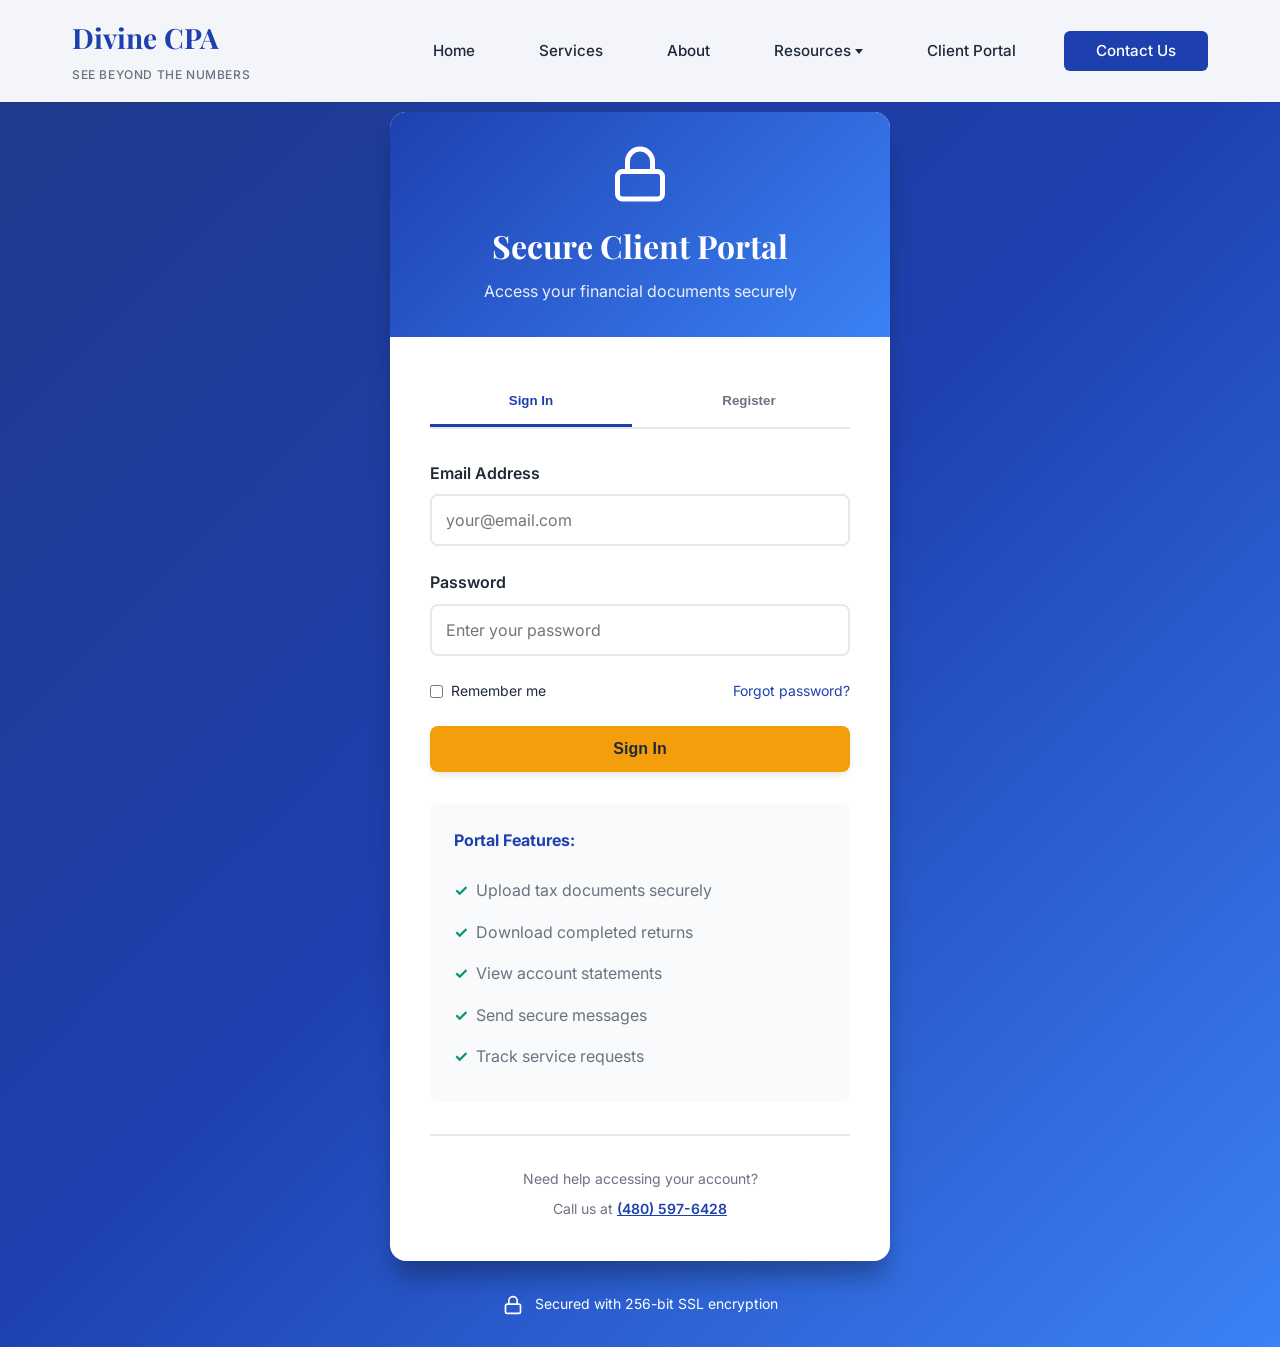
<file: pages/portal.html>
<!DOCTYPE html>
<html lang="en">
<head>
    <meta charset="UTF-8">
    <meta name="viewport" content="width=device-width, initial-scale=1.0">
    <title>Client Portal - Divine CPA, PLLC</title>
    <link rel="stylesheet" href="../styles.css">
    <link rel="preconnect" href="https://fonts.googleapis.com">
    <link rel="preconnect" href="https://fonts.gstatic.com" crossorigin>
    <link href="https://fonts.googleapis.com/css2?family=Inter:wght@300;400;500;600;700&family=Playfair+Display:wght@600;700&display=swap" rel="stylesheet">
    <style>
        .portal-page {
            min-height: 100vh;
            padding-top: 80px;
            background: linear-gradient(135deg, #1e3a8a 0%, #1e40af 50%, #3b82f6 100%);
            display: flex;
            align-items: center;
            justify-content: center;
        }
        .portal-container {
            max-width: 500px;
            width: 100%;
            margin: 2rem;
        }
        .portal-card {
            background: white;
            border-radius: 1rem;
            box-shadow: 0 20px 25px -5px rgba(0, 0, 0, 0.3);
            overflow: hidden;
        }
        .portal-header {
            background: linear-gradient(135deg, var(--primary) 0%, var(--primary-light) 100%);
            color: white;
            padding: 2rem;
            text-align: center;
        }
        .portal-header h1 {
            font-family: var(--font-display);
            font-size: 2rem;
            margin-bottom: 0.5rem;
        }
        .portal-body {
            padding: 2.5rem;
        }
        .portal-tabs {
            display: flex;
            gap: 1rem;
            margin-bottom: 2rem;
            border-bottom: 2px solid var(--border-color);
        }
        .portal-tab {
            flex: 1;
            padding: 1rem;
            background: none;
            border: none;
            border-bottom: 3px solid transparent;
            cursor: pointer;
            font-weight: 600;
            color: var(--text-secondary);
            transition: var(--transition);
        }
        .portal-tab.active {
            color: var(--primary);
            border-bottom-color: var(--primary);
        }
        .portal-tab:hover {
            color: var(--primary);
        }
        .portal-content {
            display: none;
        }
        .portal-content.active {
            display: block;
            animation: fadeIn 0.3s ease-out;
        }
        @keyframes fadeIn {
            from { opacity: 0; transform: translateY(10px); }
            to { opacity: 1; transform: translateY(0); }
        }
        .form-group {
            margin-bottom: 1.5rem;
        }
        .form-group label {
            display: block;
            font-weight: 600;
            margin-bottom: 0.5rem;
            color: var(--text-primary);
        }
        .form-group input {
            width: 100%;
            padding: 0.875rem;
            border: 2px solid var(--border-color);
            border-radius: 0.5rem;
            font-size: 1rem;
            transition: var(--transition);
        }
        .form-group input:focus {
            outline: none;
            border-color: var(--primary);
        }
        .form-options {
            display: flex;
            justify-content: space-between;
            align-items: center;
            margin-bottom: 1.5rem;
            font-size: 0.875rem;
        }
        .checkbox-wrapper {
            display: flex;
            align-items: center;
            gap: 0.5rem;
        }
        .checkbox-wrapper input[type="checkbox"] {
            width: auto;
        }
        .form-options a {
            color: var(--primary);
            text-decoration: none;
        }
        .form-options a:hover {
            text-decoration: underline;
        }
        .portal-features {
            margin-top: 2rem;
            padding: 1.5rem;
            background: var(--bg-light);
            border-radius: 0.5rem;
        }
        .portal-features h3 {
            font-size: 1rem;
            margin-bottom: 1rem;
            color: var(--primary);
        }
        .portal-features ul {
            list-style: none;
            padding: 0;
        }
        .portal-features li {
            padding: 0.5rem 0;
            color: var(--text-secondary);
            display: flex;
            align-items: center;
            gap: 0.5rem;
        }
        .portal-features li::before {
            content: '✓';
            color: var(--secondary);
            font-weight: bold;
        }
        .info-box {
            background: #DBEAFE;
            padding: 1rem;
            border-radius: 0.5rem;
            margin-top: 1.5rem;
            font-size: 0.875rem;
            color: #1E40AF;
        }
        .info-box strong {
            display: block;
            margin-bottom: 0.5rem;
        }
    </style>
</head>
<body>
    <!-- Navigation -->
    <nav class="navbar">
        <div class="container">
            <div class="nav-brand">
                <a href="../index.html" style="text-decoration: none; color: inherit;">
                    <h1>Divine CPA</h1>
                    <span class="tagline">See Beyond the Numbers</span>
                </a>
            </div>
            <button class="mobile-toggle" aria-label="Toggle menu">
                <span></span>
                <span></span>
                <span></span>
            </button>
            <ul class="nav-menu">
                <li><a href="../index.html">Home</a></li>
                <li><a href="../index.html#services">Services</a></li>
                <li><a href="about.html">About</a></li>
                <li class="dropdown">
                    <a href="#">Resources</a>
                    <ul class="dropdown-menu">
                        <li><a href="newsletter.html">Newsletter</a></li>
                        <li><a href="tax-center.html">Tax Center</a></li>
                        <li><a href="calculators.html">Calculators</a></li>
                    </ul>
                </li>
                <li><a href="portal.html">Client Portal</a></li>
                <li><a href="../index.html#contact" class="btn-contact">Contact Us</a></li>
            </ul>
        </div>
    </nav>

    <!-- Portal Page -->
    <div class="portal-page">
        <div class="portal-container">
            <div class="portal-card">
                <div class="portal-header">
                    <svg xmlns="http://www.w3.org/2000/svg" width="60" height="60" viewBox="0 0 24 24" fill="none" stroke="currentColor" stroke-width="2" style="margin: 0 auto 1rem; display: block;">
                        <rect x="3" y="11" width="18" height="11" rx="2" ry="2"></rect>
                        <path d="M7 11V7a5 5 0 0 1 10 0v4"></path>
                    </svg>
                    <h1>Secure Client Portal</h1>
                    <p style="opacity: 0.9;">Access your financial documents securely</p>
                </div>

                <div class="portal-body">
                    <div class="portal-tabs">
                        <button class="portal-tab active" data-tab="login">Sign In</button>
                        <button class="portal-tab" data-tab="register">Register</button>
                    </div>

                    <!-- Login Form -->
                    <div class="portal-content active" id="login">
                        <form id="loginForm">
                            <div class="form-group">
                                <label>Email Address</label>
                                <input type="email" placeholder="your@email.com" required>
                            </div>
                            <div class="form-group">
                                <label>Password</label>
                                <input type="password" placeholder="Enter your password" required>
                            </div>
                            <div class="form-options">
                                <div class="checkbox-wrapper">
                                    <input type="checkbox" id="remember">
                                    <label for="remember" style="margin: 0; font-weight: normal;">Remember me</label>
                                </div>
                                <a href="#" id="forgotPassword">Forgot password?</a>
                            </div>
                            <button type="submit" class="btn btn-primary btn-block">Sign In</button>
                        </form>

                        <div class="portal-features">
                            <h3>Portal Features:</h3>
                            <ul>
                                <li>Upload tax documents securely</li>
                                <li>Download completed returns</li>
                                <li>View account statements</li>
                                <li>Send secure messages</li>
                                <li>Track service requests</li>
                            </ul>
                        </div>
                    </div>

                    <!-- Registration Form -->
                    <div class="portal-content" id="register">
                        <form id="registerForm">
                            <div class="form-group">
                                <label>Full Name</label>
                                <input type="text" placeholder="John Doe" required>
                            </div>
                            <div class="form-group">
                                <label>Email Address</label>
                                <input type="email" placeholder="your@email.com" required>
                            </div>
                            <div class="form-group">
                                <label>Phone Number</label>
                                <input type="tel" placeholder="(480) 555-0123" required>
                            </div>
                            <div class="form-group">
                                <label>Client ID (if existing client)</label>
                                <input type="text" placeholder="Optional">
                            </div>
                            <button type="submit" class="btn btn-primary btn-block">Request Access</button>
                        </form>

                        <div class="info-box">
                            <strong>New Client Registration:</strong>
                            Submit this form to request portal access. Our team will verify your information and send you login credentials within 1 business day.
                        </div>
                    </div>

                    <!-- Support Info -->
                    <div style="margin-top: 2rem; padding-top: 2rem; border-top: 2px solid var(--border-color); text-align: center;">
                        <p style="color: var(--text-secondary); font-size: 0.875rem; margin-bottom: 0.5rem;">Need help accessing your account?</p>
                        <p style="color: var(--text-secondary); font-size: 0.875rem;">
                            Call us at <a href="tel:4805976428" style="color: var(--primary); font-weight: 600;">(480) 597-6428</a>
                        </p>
                    </div>
                </div>
            </div>

            <!-- Security Notice -->
            <div style="text-align: center; margin-top: 2rem; color: white; font-size: 0.875rem;">
                <svg xmlns="http://www.w3.org/2000/svg" width="20" height="20" viewBox="0 0 24 24" fill="none" stroke="currentColor" stroke-width="2" style="display: inline-block; vertical-align: middle; margin-right: 0.5rem;">
                    <rect x="3" y="11" width="18" height="11" rx="2" ry="2"></rect>
                    <path d="M7 11V7a5 5 0 0 1 10 0v4"></path>
                </svg>
                <span>Secured with 256-bit SSL encryption</span>
            </div>
        </div>
    </div>

    <script src="../script.js"></script>
    <script>
        // Tab switching
        document.querySelectorAll('.portal-tab').forEach(button => {
            button.addEventListener('click', () => {
                // Remove active from all
                document.querySelectorAll('.portal-tab').forEach(b => b.classList.remove('active'));
                document.querySelectorAll('.portal-content').forEach(c => c.classList.remove('active'));

                // Add active to clicked
                button.classList.add('active');
                const tabId = button.getAttribute('data-tab');
                document.getElementById(tabId).classList.add('active');
            });
        });

        // Login form submission
        document.getElementById('loginForm').addEventListener('submit', function(e) {
            e.preventDefault();

            // In production, this would authenticate with a backend
            alert('Portal Login:\n\nThis is a demo. In production, this would connect to SecureFirmPortal or similar service to authenticate users and provide access to their documents.');
        });

        // Registration form submission
        document.getElementById('registerForm').addEventListener('submit', function(e) {
            e.preventDefault();

            // In production, this would send registration request to backend
            alert('Registration Request Submitted!\n\nThank you for your registration. Our team will review your information and send you login credentials within 1 business day.\n\nYou will receive an email with:\n• Your username\n• Temporary password\n• Instructions for first login');

            this.reset();
        });

        // Forgot password
        document.getElementById('forgotPassword').addEventListener('click', function(e) {
            e.preventDefault();

            const email = prompt('Please enter your email address:');
            if (email) {
                alert('Password Reset:\n\nIf an account exists with ' + email + ', you will receive password reset instructions within a few minutes.\n\nPlease check your email (including spam folder).');
            }
        });
    </script>
</body>
</html>
</file>
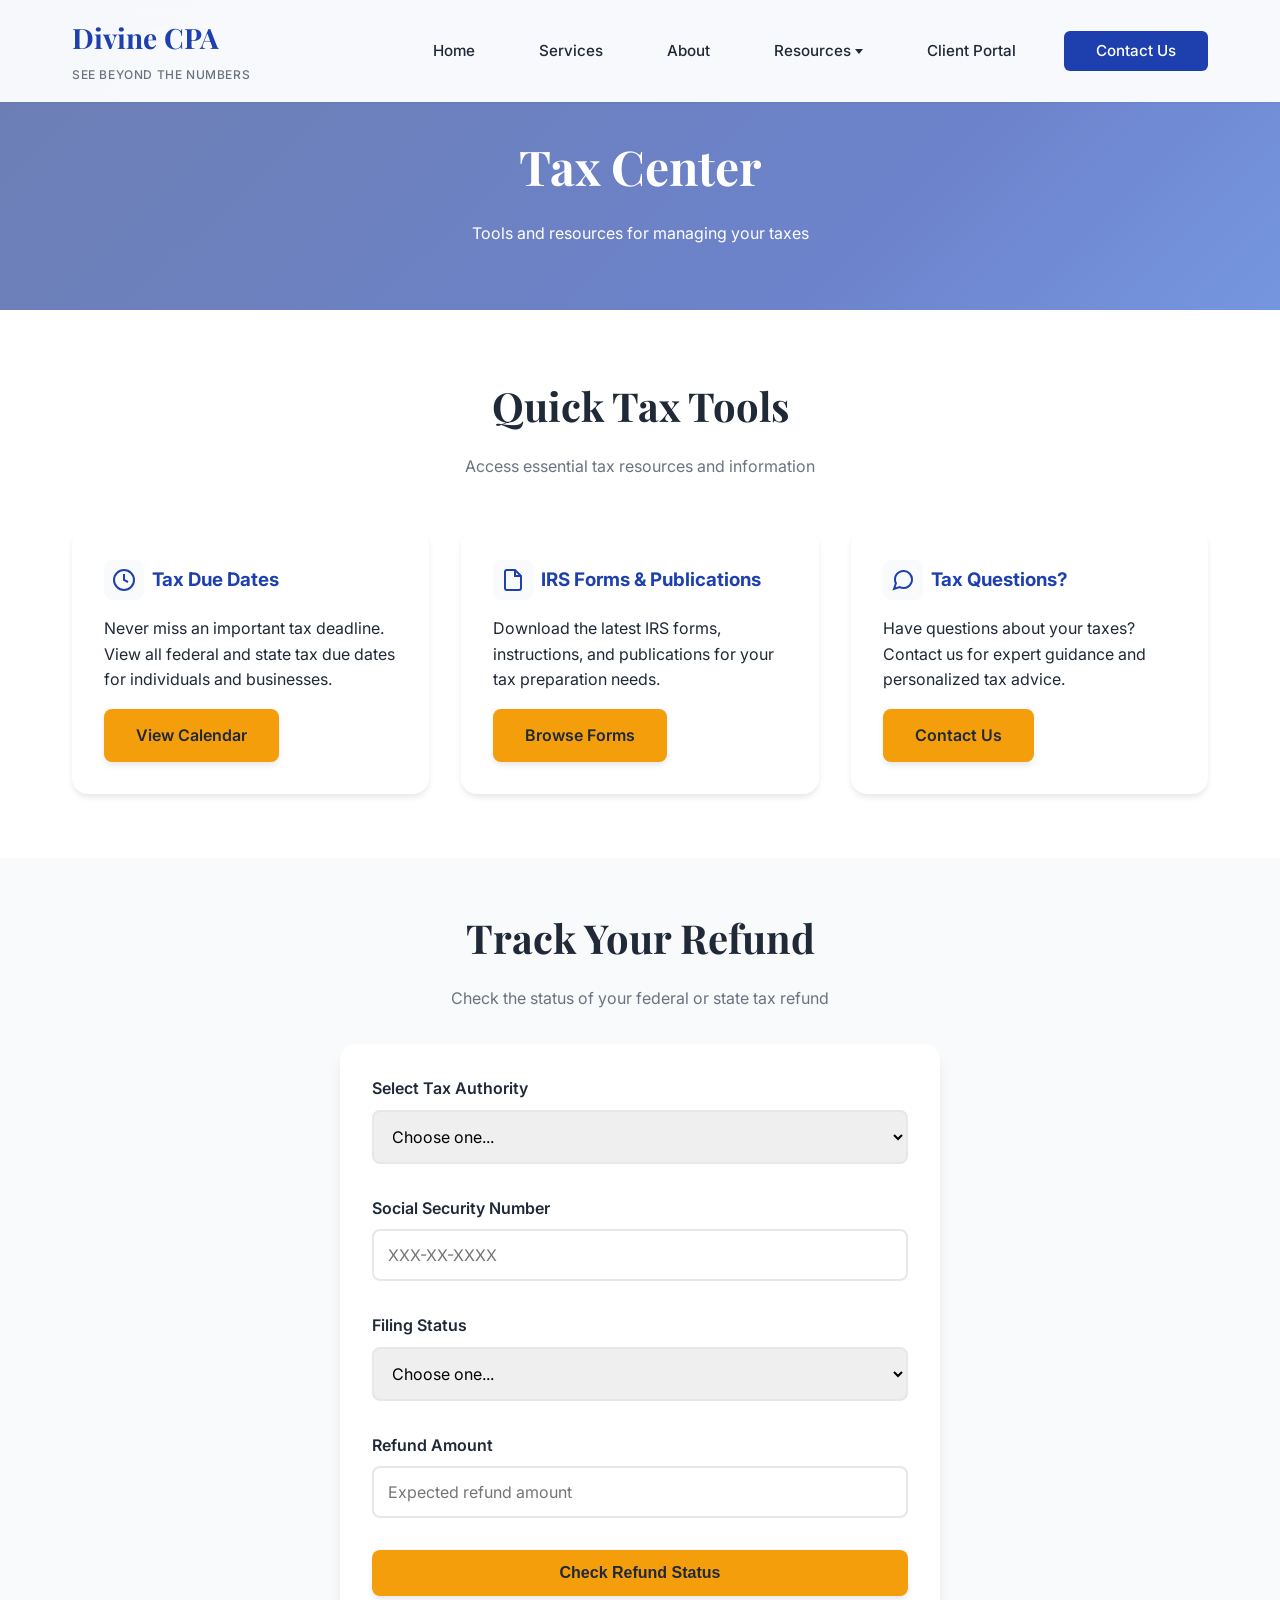
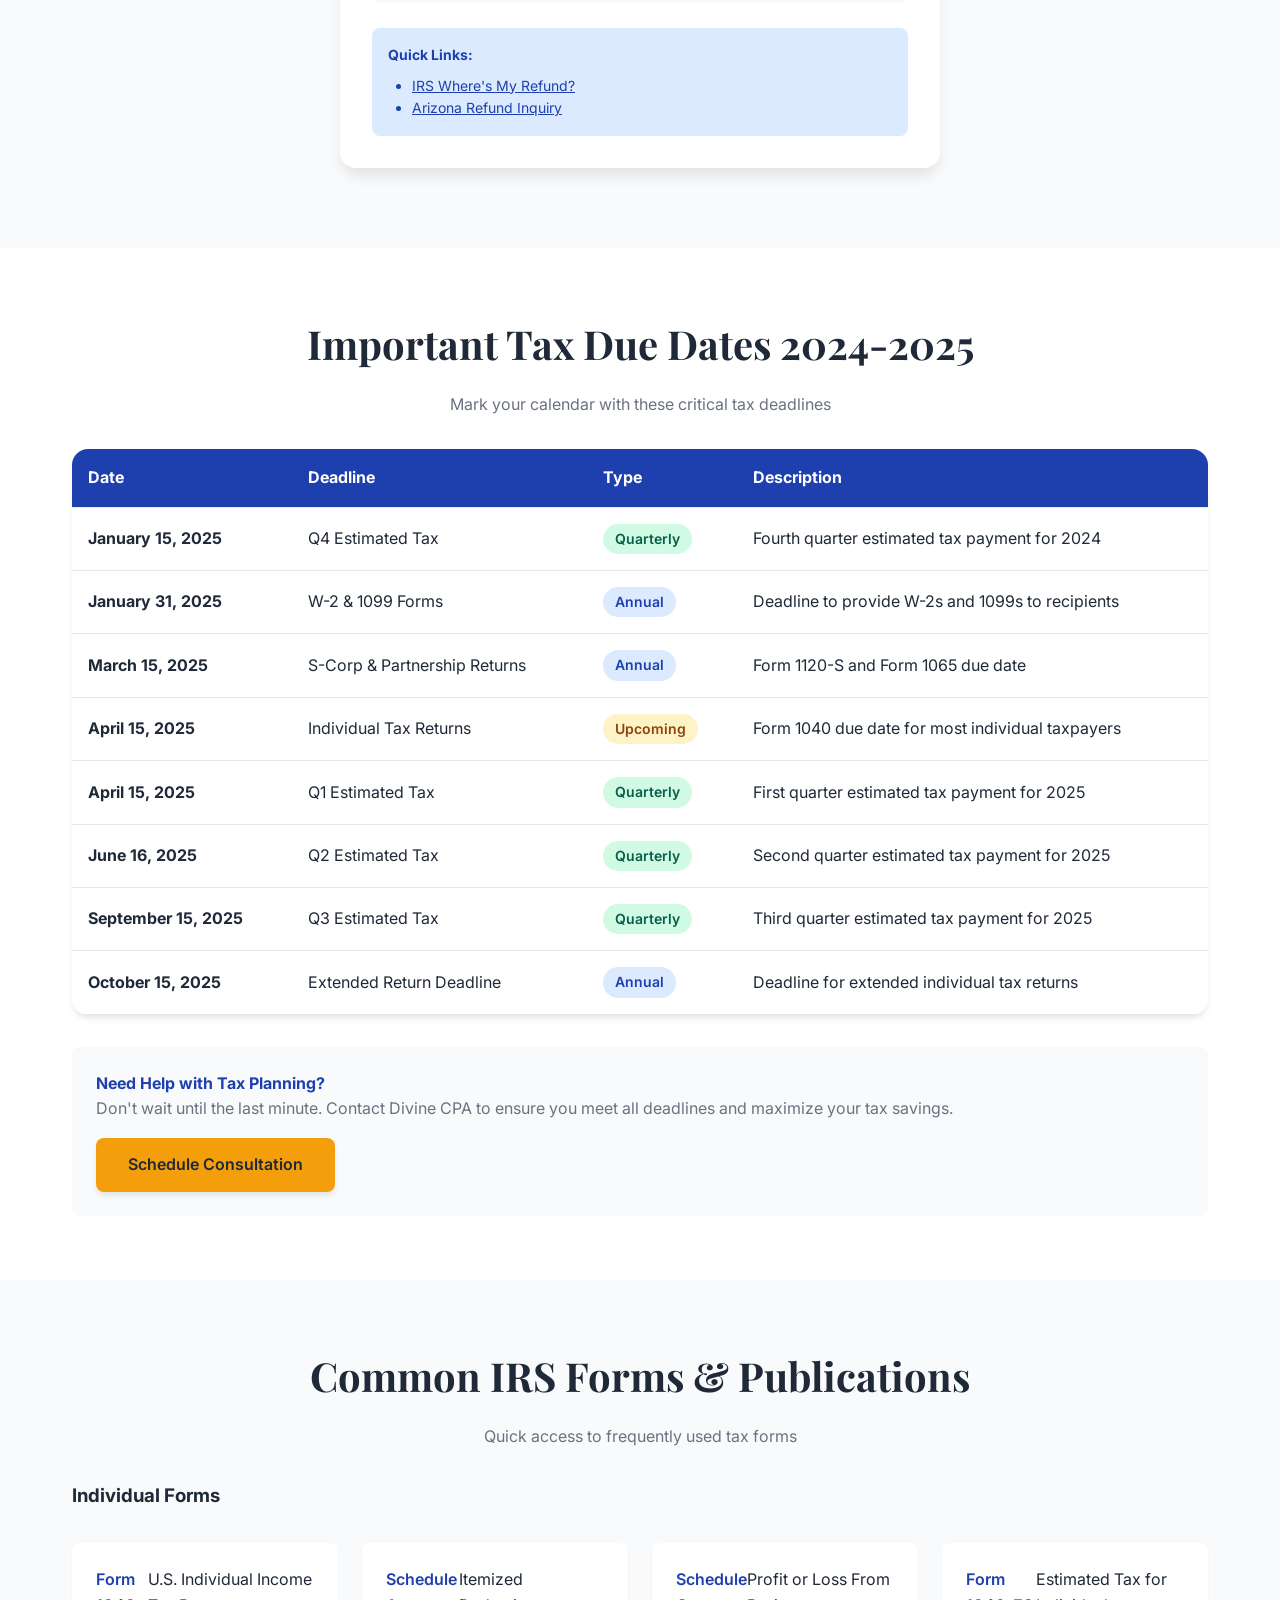
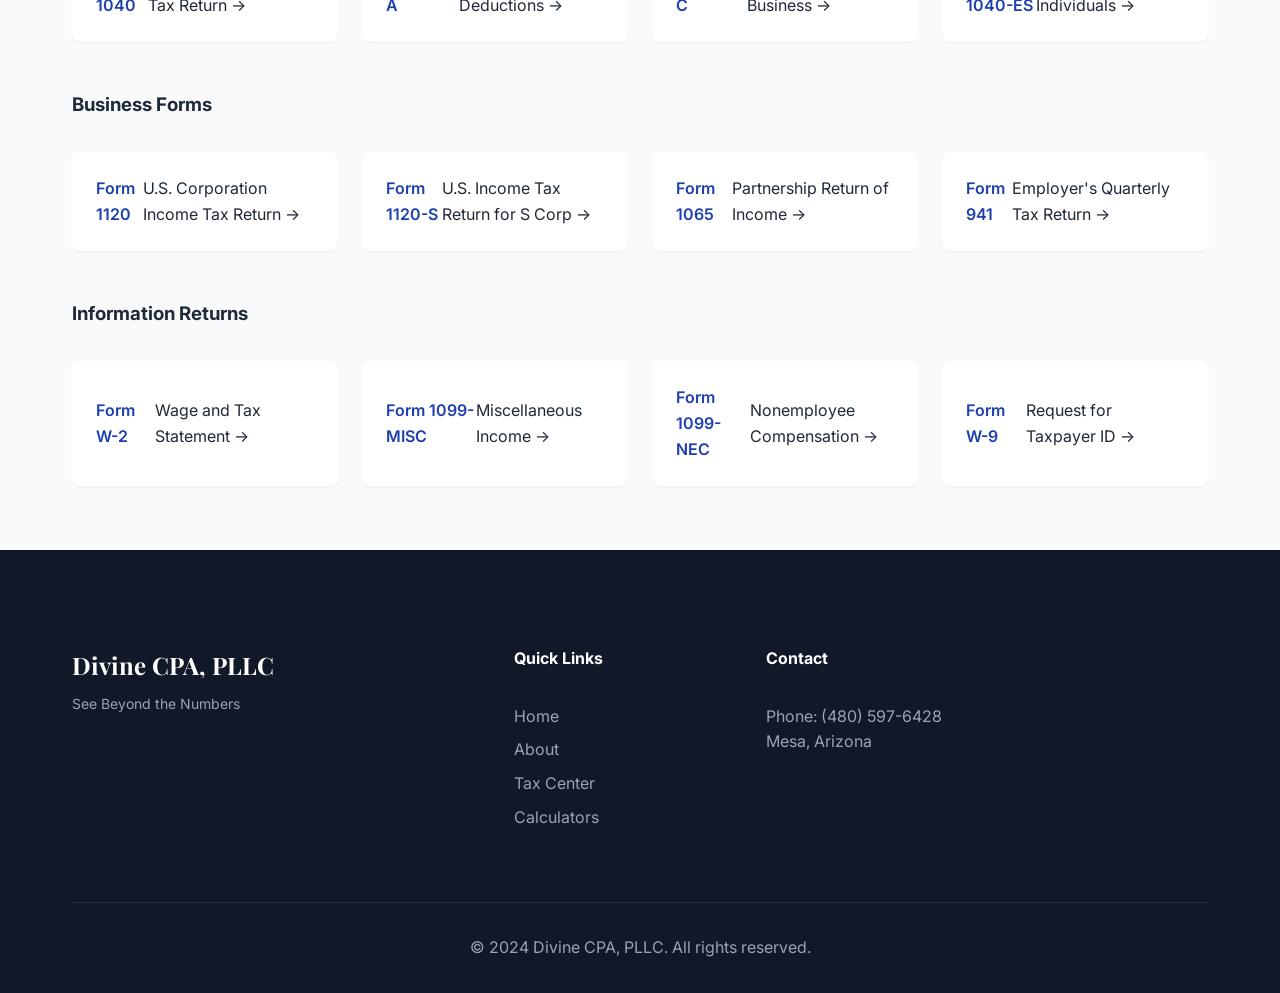
<file: pages/tax-center.html>
<!DOCTYPE html>
<html lang="en">
<head>
    <meta charset="UTF-8">
    <meta name="viewport" content="width=device-width, initial-scale=1.0">
    <title>Tax Center - Divine CPA, PLLC</title>
    <link rel="stylesheet" href="../styles.css">
    <link rel="preconnect" href="https://fonts.googleapis.com">
    <link rel="preconnect" href="https://fonts.gstatic.com" crossorigin>
    <link href="https://fonts.googleapis.com/css2?family=Inter:wght@300;400;500;600;700&family=Playfair+Display:wght@600;700&display=swap" rel="stylesheet">
    <style>
        .page-header {
            padding: 8rem 0 4rem;
            background: linear-gradient(135deg, rgba(30, 58, 138, 0.65) 0%, rgba(30, 64, 175, 0.65) 50%, rgba(59, 130, 246, 0.65) 100%), url('https://cdn.prod.website-files.com/683a4969614808c01cd0d34f/683a4969614808c01cd0d3a5_fcce2223ab829fa03bdde72150baf56f.avif');
            background-size: cover;
            background-position: center;
            background-attachment: fixed;
            color: white;
            text-align: center;
        }
        .page-header h1 {
            font-family: var(--font-display);
            font-size: 3rem;
            margin-bottom: 1rem;
        }
        .tax-tools {
            padding: 4rem 0;
        }
        .tool-grid {
            display: grid;
            grid-template-columns: repeat(auto-fit, minmax(300px, 1fr));
            gap: 2rem;
            margin-top: 3rem;
        }
        .tool-card {
            background: white;
            padding: 2rem;
            border-radius: 1rem;
            box-shadow: var(--shadow-md);
            transition: var(--transition);
        }
        .tool-card:hover {
            transform: translateY(-5px);
            box-shadow: var(--shadow-xl);
        }
        .tool-card h3 {
            color: var(--primary);
            margin-bottom: 1rem;
            display: flex;
            align-items: center;
            gap: 0.5rem;
        }
        .tool-card .icon {
            width: 40px;
            height: 40px;
            background: var(--bg-light);
            border-radius: 0.5rem;
            display: flex;
            align-items: center;
            justify-content: center;
        }
        .refund-tracker {
            background: var(--bg-light);
            padding: 3rem 0;
        }
        .tracker-form {
            max-width: 600px;
            margin: 2rem auto;
            background: white;
            padding: 2rem;
            border-radius: 1rem;
            box-shadow: var(--shadow-lg);
        }
        .due-dates-section {
            padding: 4rem 0;
        }
        .dates-table {
            width: 100%;
            margin-top: 2rem;
            border-collapse: collapse;
            background: white;
            box-shadow: var(--shadow-md);
            border-radius: 1rem;
            overflow: hidden;
        }
        .dates-table thead {
            background: var(--primary);
            color: white;
        }
        .dates-table th,
        .dates-table td {
            padding: 1rem;
            text-align: left;
            border-bottom: 1px solid var(--border-color);
        }
        .dates-table tbody tr:hover {
            background: var(--bg-light);
        }
        .deadline-badge {
            display: inline-block;
            padding: 0.25rem 0.75rem;
            border-radius: 1rem;
            font-size: 0.875rem;
            font-weight: 600;
        }
        .deadline-badge.upcoming {
            background: #FEF3C7;
            color: #92400E;
        }
        .deadline-badge.annual {
            background: #DBEAFE;
            color: #1E40AF;
        }
        .deadline-badge.quarterly {
            background: #D1FAE5;
            color: #065F46;
        }
        .forms-section {
            padding: 4rem 0;
            background: var(--bg-light);
        }
        .forms-grid {
            display: grid;
            grid-template-columns: repeat(auto-fill, minmax(250px, 1fr));
            gap: 1.5rem;
            margin-top: 2rem;
        }
        .form-link {
            background: white;
            padding: 1.5rem;
            border-radius: 0.5rem;
            box-shadow: var(--shadow-sm);
            transition: var(--transition);
            text-decoration: none;
            color: var(--text-primary);
            display: flex;
            justify-content: space-between;
            align-items: center;
        }
        .form-link:hover {
            box-shadow: var(--shadow-md);
            transform: translateX(5px);
        }
        .form-link .form-number {
            font-weight: 600;
            color: var(--primary);
        }
    </style>
</head>
<body>
    <!-- Navigation -->
    <nav class="navbar">
        <div class="container">
            <div class="nav-brand">
                <a href="../index.html" style="text-decoration: none; color: inherit;">
                    <h1>Divine CPA</h1>
                    <span class="tagline">See Beyond the Numbers</span>
                </a>
            </div>
            <button class="mobile-toggle" aria-label="Toggle menu">
                <span></span>
                <span></span>
                <span></span>
            </button>
            <ul class="nav-menu">
                <li><a href="../index.html">Home</a></li>
                <li><a href="../index.html#services">Services</a></li>
                <li><a href="about.html">About</a></li>
                <li class="dropdown">
                    <a href="#">Resources</a>
                    <ul class="dropdown-menu">
                        <li><a href="newsletter.html">Newsletter</a></li>
                        <li><a href="tax-center.html">Tax Center</a></li>
                        <li><a href="calculators.html">Calculators</a></li>
                    </ul>
                </li>
                <li><a href="portal.html">Client Portal</a></li>
                <li><a href="../index.html#contact" class="btn-contact">Contact Us</a></li>
            </ul>
        </div>
    </nav>

    <!-- Page Header -->
    <div class="page-header">
        <div class="container">
            <h1>Tax Center</h1>
            <p>Tools and resources for managing your taxes</p>
        </div>
    </div>

    <!-- Quick Tools -->
    <section class="tax-tools">
        <div class="container">
            <h2 style="text-align: center; font-family: var(--font-display); font-size: 2.5rem; margin-bottom: 1rem;">Quick Tax Tools</h2>
            <p style="text-align: center; color: var(--text-secondary); margin-bottom: 2rem;">Access essential tax resources and information</p>

            <div class="tool-grid">
                <div class="tool-card">
                    <h3>
                        <span class="icon">
                            <svg xmlns="http://www.w3.org/2000/svg" width="24" height="24" viewBox="0 0 24 24" fill="none" stroke="currentColor" stroke-width="2"><circle cx="12" cy="12" r="10"></circle><polyline points="12 6 12 12 16 14"></polyline></svg>
                        </span>
                        Tax Due Dates
                    </h3>
                    <p>Never miss an important tax deadline. View all federal and state tax due dates for individuals and businesses.</p>
                    <a href="#due-dates" class="btn btn-primary" style="margin-top: 1rem; display: inline-flex;">View Calendar</a>
                </div>

                <div class="tool-card">
                    <h3>
                        <span class="icon">
                            <svg xmlns="http://www.w3.org/2000/svg" width="24" height="24" viewBox="0 0 24 24" fill="none" stroke="currentColor" stroke-width="2"><path d="M14 2H6a2 2 0 0 0-2 2v16a2 2 0 0 0 2 2h12a2 2 0 0 0 2-2V8z"></path><polyline points="14 2 14 8 20 8"></polyline></svg>
                        </span>
                        IRS Forms & Publications
                    </h3>
                    <p>Download the latest IRS forms, instructions, and publications for your tax preparation needs.</p>
                    <a href="#forms" class="btn btn-primary" style="margin-top: 1rem; display: inline-flex;">Browse Forms</a>
                </div>

                <div class="tool-card">
                    <h3>
                        <span class="icon">
                            <svg xmlns="http://www.w3.org/2000/svg" width="24" height="24" viewBox="0 0 24 24" fill="none" stroke="currentColor" stroke-width="2"><path d="M21 11.5a8.38 8.38 0 0 1-.9 3.8 8.5 8.5 0 0 1-7.6 4.7 8.38 8.38 0 0 1-3.8-.9L3 21l1.9-5.7a8.38 8.38 0 0 1-.9-3.8 8.5 8.5 0 0 1 4.7-7.6 8.38 8.38 0 0 1 3.8-.9h.5a8.48 8.48 0 0 1 8 8v.5z"></path></svg>
                        </span>
                        Tax Questions?
                    </h3>
                    <p>Have questions about your taxes? Contact us for expert guidance and personalized tax advice.</p>
                    <a href="../index.html#contact" class="btn btn-primary" style="margin-top: 1rem; display: inline-flex;">Contact Us</a>
                </div>
            </div>
        </div>
    </section>

    <!-- Refund Tracker -->
    <section class="refund-tracker" id="refund">
        <div class="container">
            <h2 style="text-align: center; font-family: var(--font-display); font-size: 2.5rem; margin-bottom: 1rem;">Track Your Refund</h2>
            <p style="text-align: center; color: var(--text-secondary); margin-bottom: 2rem;">Check the status of your federal or state tax refund</p>

            <div class="tracker-form">
                <form id="refundForm">
                    <div class="form-group">
                        <label style="display: block; font-weight: 600; margin-bottom: 0.5rem;">Select Tax Authority</label>
                        <select id="taxAuthority" required style="width: 100%; padding: 0.875rem; border: 2px solid var(--border-color); border-radius: 0.5rem;">
                            <option value="">Choose one...</option>
                            <option value="federal">IRS (Federal)</option>
                            <option value="arizona">Arizona Department of Revenue</option>
                        </select>
                    </div>
                    <div class="form-group">
                        <label style="display: block; font-weight: 600; margin-bottom: 0.5rem;">Social Security Number</label>
                        <input type="text" id="ssn" placeholder="XXX-XX-XXXX" maxlength="11" required style="width: 100%; padding: 0.875rem; border: 2px solid var(--border-color); border-radius: 0.5rem;">
                    </div>
                    <div class="form-group">
                        <label style="display: block; font-weight: 600; margin-bottom: 0.5rem;">Filing Status</label>
                        <select id="filingStatus" required style="width: 100%; padding: 0.875rem; border: 2px solid var(--border-color); border-radius: 0.5rem;">
                            <option value="">Choose one...</option>
                            <option value="single">Single</option>
                            <option value="married">Married Filing Jointly</option>
                            <option value="married-separate">Married Filing Separately</option>
                            <option value="hoh">Head of Household</option>
                        </select>
                    </div>
                    <div class="form-group">
                        <label style="display: block; font-weight: 600; margin-bottom: 0.5rem;">Refund Amount</label>
                        <input type="number" id="refundAmount" placeholder="Expected refund amount" required style="width: 100%; padding: 0.875rem; border: 2px solid var(--border-color); border-radius: 0.5rem;">
                    </div>
                    <button type="submit" class="btn btn-primary btn-block">Check Refund Status</button>
                </form>

                <div id="refundResult" style="display: none; margin-top: 2rem; padding: 1.5rem; background: var(--bg-light); border-radius: 0.5rem; border-left: 4px solid var(--secondary);">
                    <h4 style="color: var(--primary); margin-bottom: 0.5rem;">Refund Status</h4>
                    <p id="refundMessage"></p>
                </div>

                <div style="margin-top: 2rem; padding: 1rem; background: #DBEAFE; border-radius: 0.5rem;">
                    <p style="font-size: 0.875rem; color: #1E40AF; margin: 0;"><strong>Quick Links:</strong></p>
                    <ul style="font-size: 0.875rem; color: #1E40AF; margin: 0.5rem 0 0 1.5rem;">
                        <li><a href="https://www.irs.gov/refunds" target="_blank" style="color: #1E40AF;">IRS Where's My Refund?</a></li>
                        <li><a href="https://azdor.gov/refund-inquiry" target="_blank" style="color: #1E40AF;">Arizona Refund Inquiry</a></li>
                    </ul>
                </div>
            </div>
        </div>
    </section>

    <!-- Tax Due Dates -->
    <section class="due-dates-section" id="due-dates">
        <div class="container">
            <h2 style="text-align: center; font-family: var(--font-display); font-size: 2.5rem; margin-bottom: 1rem;">Important Tax Due Dates 2024-2025</h2>
            <p style="text-align: center; color: var(--text-secondary); margin-bottom: 2rem;">Mark your calendar with these critical tax deadlines</p>

            <table class="dates-table">
                <thead>
                    <tr>
                        <th>Date</th>
                        <th>Deadline</th>
                        <th>Type</th>
                        <th>Description</th>
                    </tr>
                </thead>
                <tbody>
                    <tr>
                        <td><strong>January 15, 2025</strong></td>
                        <td>Q4 Estimated Tax</td>
                        <td><span class="deadline-badge quarterly">Quarterly</span></td>
                        <td>Fourth quarter estimated tax payment for 2024</td>
                    </tr>
                    <tr>
                        <td><strong>January 31, 2025</strong></td>
                        <td>W-2 & 1099 Forms</td>
                        <td><span class="deadline-badge annual">Annual</span></td>
                        <td>Deadline to provide W-2s and 1099s to recipients</td>
                    </tr>
                    <tr>
                        <td><strong>March 15, 2025</strong></td>
                        <td>S-Corp & Partnership Returns</td>
                        <td><span class="deadline-badge annual">Annual</span></td>
                        <td>Form 1120-S and Form 1065 due date</td>
                    </tr>
                    <tr>
                        <td><strong>April 15, 2025</strong></td>
                        <td>Individual Tax Returns</td>
                        <td><span class="deadline-badge upcoming">Upcoming</span></td>
                        <td>Form 1040 due date for most individual taxpayers</td>
                    </tr>
                    <tr>
                        <td><strong>April 15, 2025</strong></td>
                        <td>Q1 Estimated Tax</td>
                        <td><span class="deadline-badge quarterly">Quarterly</span></td>
                        <td>First quarter estimated tax payment for 2025</td>
                    </tr>
                    <tr>
                        <td><strong>June 16, 2025</strong></td>
                        <td>Q2 Estimated Tax</td>
                        <td><span class="deadline-badge quarterly">Quarterly</span></td>
                        <td>Second quarter estimated tax payment for 2025</td>
                    </tr>
                    <tr>
                        <td><strong>September 15, 2025</strong></td>
                        <td>Q3 Estimated Tax</td>
                        <td><span class="deadline-badge quarterly">Quarterly</span></td>
                        <td>Third quarter estimated tax payment for 2025</td>
                    </tr>
                    <tr>
                        <td><strong>October 15, 2025</strong></td>
                        <td>Extended Return Deadline</td>
                        <td><span class="deadline-badge annual">Annual</span></td>
                        <td>Deadline for extended individual tax returns</td>
                    </tr>
                </tbody>
            </table>

            <div style="margin-top: 2rem; padding: 1.5rem; background: var(--bg-light); border-radius: 0.5rem;">
                <h4 style="color: var(--primary);">Need Help with Tax Planning?</h4>
                <p style="color: var(--text-secondary);">Don't wait until the last minute. Contact Divine CPA to ensure you meet all deadlines and maximize your tax savings.</p>
                <a href="../index.html#contact" class="btn btn-primary" style="margin-top: 1rem; display: inline-flex;">Schedule Consultation</a>
            </div>
        </div>
    </section>

    <!-- IRS Forms -->
    <section class="forms-section" id="forms">
        <div class="container">
            <h2 style="text-align: center; font-family: var(--font-display); font-size: 2.5rem; margin-bottom: 1rem;">Common IRS Forms & Publications</h2>
            <p style="text-align: center; color: var(--text-secondary); margin-bottom: 2rem;">Quick access to frequently used tax forms</p>

            <h3 style="margin-top: 2rem; margin-bottom: 1rem;">Individual Forms</h3>
            <div class="forms-grid">
                <a href="https://www.irs.gov/forms-pubs/about-form-1040" target="_blank" class="form-link">
                    <span class="form-number">Form 1040</span>
                    <span>U.S. Individual Income Tax Return →</span>
                </a>
                <a href="https://www.irs.gov/forms-pubs/about-schedule-a-form-1040" target="_blank" class="form-link">
                    <span class="form-number">Schedule A</span>
                    <span>Itemized Deductions →</span>
                </a>
                <a href="https://www.irs.gov/forms-pubs/about-schedule-c-form-1040" target="_blank" class="form-link">
                    <span class="form-number">Schedule C</span>
                    <span>Profit or Loss From Business →</span>
                </a>
                <a href="https://www.irs.gov/forms-pubs/about-form-1040-es" target="_blank" class="form-link">
                    <span class="form-number">Form 1040-ES</span>
                    <span>Estimated Tax for Individuals →</span>
                </a>
            </div>

            <h3 style="margin-top: 3rem; margin-bottom: 1rem;">Business Forms</h3>
            <div class="forms-grid">
                <a href="https://www.irs.gov/forms-pubs/about-form-1120" target="_blank" class="form-link">
                    <span class="form-number">Form 1120</span>
                    <span>U.S. Corporation Income Tax Return →</span>
                </a>
                <a href="https://www.irs.gov/forms-pubs/about-form-1120-s" target="_blank" class="form-link">
                    <span class="form-number">Form 1120-S</span>
                    <span>U.S. Income Tax Return for S Corp →</span>
                </a>
                <a href="https://www.irs.gov/forms-pubs/about-form-1065" target="_blank" class="form-link">
                    <span class="form-number">Form 1065</span>
                    <span>Partnership Return of Income →</span>
                </a>
                <a href="https://www.irs.gov/forms-pubs/about-form-941" target="_blank" class="form-link">
                    <span class="form-number">Form 941</span>
                    <span>Employer's Quarterly Tax Return →</span>
                </a>
            </div>

            <h3 style="margin-top: 3rem; margin-bottom: 1rem;">Information Returns</h3>
            <div class="forms-grid">
                <a href="https://www.irs.gov/forms-pubs/about-form-w-2" target="_blank" class="form-link">
                    <span class="form-number">Form W-2</span>
                    <span>Wage and Tax Statement →</span>
                </a>
                <a href="https://www.irs.gov/forms-pubs/about-form-1099-misc" target="_blank" class="form-link">
                    <span class="form-number">Form 1099-MISC</span>
                    <span>Miscellaneous Income →</span>
                </a>
                <a href="https://www.irs.gov/forms-pubs/about-form-1099-nec" target="_blank" class="form-link">
                    <span class="form-number">Form 1099-NEC</span>
                    <span>Nonemployee Compensation →</span>
                </a>
                <a href="https://www.irs.gov/forms-pubs/about-form-w-9" target="_blank" class="form-link">
                    <span class="form-number">Form W-9</span>
                    <span>Request for Taxpayer ID →</span>
                </a>
            </div>
        </div>
    </section>

    <!-- Footer -->
    <footer class="footer">
        <div class="container">
            <div class="footer-content">
                <div class="footer-section">
                    <h3>Divine CPA, PLLC</h3>
                    <p class="tagline">See Beyond the Numbers</p>
                </div>
                <div class="footer-section">
                    <h4>Quick Links</h4>
                    <ul>
                        <li><a href="../index.html">Home</a></li>
                        <li><a href="about.html">About</a></li>
                        <li><a href="tax-center.html">Tax Center</a></li>
                        <li><a href="calculators.html">Calculators</a></li>
                    </ul>
                </div>
                <div class="footer-section">
                    <h4>Contact</h4>
                    <p style="color: #9ca3af;">Phone: (480) 597-6428</p>
                    <p style="color: #9ca3af;">Mesa, Arizona</p>
                </div>
            </div>
            <div class="footer-bottom">
                <p>&copy; 2024 Divine CPA, PLLC. All rights reserved.</p>
            </div>
        </div>
    </footer>

    <script src="../script.js"></script>
    <script>
        // Refund tracking form
        document.getElementById('refundForm').addEventListener('submit', function(e) {
            e.preventDefault();

            const authority = document.getElementById('taxAuthority').value;
            const ssn = document.getElementById('ssn').value;
            const amount = document.getElementById('refundAmount').value;

            const resultDiv = document.getElementById('refundResult');
            const messageP = document.getElementById('refundMessage');

            // Simulate refund status
            resultDiv.style.display = 'block';

            if (authority === 'federal') {
                messageP.innerHTML = `<strong>IRS Refund Status</strong><br>
                To check your actual refund status, please visit the <a href="https://www.irs.gov/refunds" target="_blank" style="color: var(--primary);">IRS Where's My Refund tool</a> with your information.<br><br>
                You'll need:<br>
                • Social Security number or ITIN<br>
                • Filing status<br>
                • Exact refund amount shown on your return`;
            } else {
                messageP.innerHTML = `<strong>Arizona Refund Status</strong><br>
                To check your actual refund status, please visit the <a href="https://azdor.gov/refund-inquiry" target="_blank" style="color: var(--primary);">Arizona Department of Revenue</a> refund inquiry page.<br><br>
                You'll need your Social Security number and the exact refund amount.`;
            }

            // Scroll to result
            resultDiv.scrollIntoView({ behavior: 'smooth', block: 'nearest' });
        });

        // Format SSN input
        document.getElementById('ssn').addEventListener('input', function(e) {
            let value = e.target.value.replace(/\D/g, '');
            if (value.length > 3 && value.length <= 5) {
                value = value.slice(0, 3) + '-' + value.slice(3);
            } else if (value.length > 5) {
                value = value.slice(0, 3) + '-' + value.slice(3, 5) + '-' + value.slice(5, 9);
            }
            e.target.value = value;
        });
    </script>
</body>
</html>
</file>
<file: styles.css>
/* ===================================
   CSS Reset & Base Styles
   =================================== */
* {
    margin: 0;
    padding: 0;
    box-sizing: border-box;
}

:root {
    /* Colors */
    --primary: #1e40af;
    --primary-dark: #1e3a8a;
    --primary-light: #3b82f6;
    --secondary: #059669;
    --secondary-dark: #047857;
    --accent: #f59e0b;

    --text-primary: #1f2937;
    --text-secondary: #6b7280;
    --text-light: #9ca3af;

    --bg-white: #ffffff;
    --bg-light: #f9fafb;
    --bg-gray: #f3f4f6;
    --bg-dark: #111827;

    --border-color: #e5e7eb;

    /* Typography */
    --font-primary: 'Inter', -apple-system, BlinkMacSystemFont, 'Segoe UI', sans-serif;
    --font-display: 'Playfair Display', Georgia, serif;

    /* Spacing */
    --spacing-xs: 0.5rem;
    --spacing-sm: 1rem;
    --spacing-md: 2rem;
    --spacing-lg: 4rem;
    --spacing-xl: 6rem;

    /* Shadows */
    --shadow-sm: 0 1px 2px 0 rgba(0, 0, 0, 0.05);
    --shadow-md: 0 4px 6px -1px rgba(0, 0, 0, 0.1);
    --shadow-lg: 0 10px 15px -3px rgba(0, 0, 0, 0.1);
    --shadow-xl: 0 20px 25px -5px rgba(0, 0, 0, 0.1);

    /* Transitions */
    --transition: all 0.3s cubic-bezier(0.4, 0, 0.2, 1);
}

html {
    scroll-behavior: smooth;
}

body {
    font-family: var(--font-primary);
    color: var(--text-primary);
    line-height: 1.6;
    background-color: var(--bg-white);
    overflow-x: hidden;
}

.container {
    max-width: 1200px;
    margin: 0 auto;
    padding: 0 var(--spacing-md);
}

/* ===================================
   Navigation
   =================================== */
.navbar {
    position: fixed;
    top: 0;
    left: 0;
    right: 0;
    background: rgba(255, 255, 255, 0.95);
    backdrop-filter: blur(10px);
    box-shadow: var(--shadow-sm);
    z-index: 1000;
    transition: var(--transition);
}

.navbar .container {
    display: flex;
    justify-content: space-between;
    align-items: center;
    padding: var(--spacing-sm) var(--spacing-md);
}

.nav-brand h1 {
    font-family: var(--font-display);
    font-size: 1.75rem;
    color: var(--primary);
    margin: 0;
}

.nav-brand .tagline {
    font-size: 0.75rem;
    color: var(--text-secondary);
    font-weight: 500;
    letter-spacing: 0.05em;
    text-transform: uppercase;
}

.nav-menu {
    display: flex;
    list-style: none;
    gap: var(--spacing-md);
    align-items: center;
}

.nav-menu > li {
    position: relative;
}

.nav-menu a {
    text-decoration: none;
    color: var(--text-primary);
    font-weight: 500;
    font-size: 0.95rem;
    transition: var(--transition);
    padding: var(--spacing-xs) var(--spacing-sm);
    border-radius: 0.375rem;
    display: block;
}

.nav-menu a:hover {
    color: var(--primary);
}

/* Dropdown Menu */
.nav-menu .dropdown > a {
    display: flex;
    align-items: center;
    gap: 0.25rem;
}

.nav-menu .dropdown > a::after {
    content: '';
    width: 0;
    height: 0;
    border-left: 4px solid transparent;
    border-right: 4px solid transparent;
    border-top: 5px solid currentColor;
    transition: var(--transition);
}

.nav-menu .dropdown:hover > a::after {
    transform: rotate(180deg);
}

.nav-menu .dropdown-menu {
    position: absolute;
    top: 100%;
    left: 0;
    background: white;
    min-width: 200px;
    border-radius: 0.5rem;
    box-shadow: var(--shadow-lg);
    opacity: 0;
    visibility: hidden;
    transform: translateY(-10px);
    transition: var(--transition);
    list-style: none;
    padding: 0.5rem 0;
    margin-top: 0.5rem;
}

.nav-menu .dropdown:hover .dropdown-menu {
    opacity: 1;
    visibility: visible;
    transform: translateY(0);
}

.nav-menu .dropdown-menu li {
    margin: 0;
}

.nav-menu .dropdown-menu a {
    padding: 0.75rem 1.25rem;
    color: var(--text-primary);
    border-radius: 0;
    white-space: nowrap;
}

.nav-menu .dropdown-menu a:hover {
    background: var(--bg-light);
    color: var(--primary);
}

.nav-menu .btn-contact {
    background: var(--primary);
    color: white;
    padding: var(--spacing-xs) var(--spacing-md);
}

.nav-menu .btn-contact:hover {
    background: var(--primary-dark);
    color: white;
}

.mobile-toggle {
    display: none;
    flex-direction: column;
    gap: 0.25rem;
    background: none;
    border: none;
    cursor: pointer;
    padding: var(--spacing-xs);
}

.mobile-toggle span {
    width: 1.5rem;
    height: 2px;
    background: var(--text-primary);
    transition: var(--transition);
}

/* ===================================
   Hero Section
   =================================== */
.hero {
    position: relative;
    min-height: 100vh;
    display: flex;
    align-items: center;
    background: linear-gradient(135deg, rgba(30, 58, 138, 0.65) 0%, rgba(30, 64, 175, 0.65) 50%, rgba(59, 130, 246, 0.65) 100%), url('https://cdn.prod.website-files.com/683a4969614808c01cd0d34f/683a4969614808c01cd0d3a5_fcce2223ab829fa03bdde72150baf56f.avif');
    background-size: cover;
    background-position: center;
    background-attachment: fixed;
    color: white;
    padding-top: 5rem;
}

/* Fallback for offline or if image fails to load */
@media (prefers-reduced-data: reduce) {
    .hero {
        background: linear-gradient(135deg, rgba(30, 58, 138, 0.7) 0%, rgba(30, 64, 175, 0.7) 50%, rgba(59, 130, 246, 0.7) 100%);
    }
}

.hero-overlay {
    position: absolute;
    top: 0;
    left: 0;
    right: 0;
    bottom: 0;
    background: url('data:image/svg+xml,<svg xmlns="http://www.w3.org/2000/svg" viewBox="0 0 1440 320"><path fill="rgba(255,255,255,0.05)" d="M0,96L48,112C96,128,192,160,288,160C384,160,480,128,576,122.7C672,117,768,139,864,154.7C960,171,1056,181,1152,165.3C1248,149,1344,107,1392,85.3L1440,64L1440,320L1392,320C1344,320,1248,320,1152,320C1056,320,960,320,864,320C768,320,672,320,576,320C480,320,384,320,288,320C192,320,96,320,48,320L0,320Z"></path></svg>') no-repeat bottom;
    background-size: cover;
    opacity: 0.3;
    pointer-events: none;
}

.hero-content {
    position: relative;
    z-index: 1;
    max-width: 800px;
}

.hero-logo {
    height: 120px;
    width: auto;
    margin-bottom: var(--spacing-md);
    animation: fadeInUp 0.8s ease-out;
    filter: drop-shadow(0 4px 6px rgba(0, 0, 0, 0.3));
}

.hero-title {
    font-family: var(--font-display);
    font-size: 3.5rem;
    font-weight: 700;
    line-height: 1.2;
    margin-bottom: var(--spacing-md);
    animation: fadeInUp 0.8s ease-out 0.2s both;
}

.hero-subtitle {
    font-size: 1.25rem;
    color: rgba(255, 255, 255, 0.9);
    margin-bottom: var(--spacing-lg);
    animation: fadeInUp 0.8s ease-out 0.3s both;
}

.hero-cta {
    display: flex;
    gap: var(--spacing-md);
    flex-wrap: wrap;
    animation: fadeInUp 0.8s ease-out 0.4s both;
}

/* ===================================
   Buttons
   =================================== */
.btn {
    display: inline-flex;
    align-items: center;
    gap: 0.5rem;
    padding: 0.875rem 2rem;
    font-weight: 600;
    font-size: 1rem;
    text-decoration: none;
    border-radius: 0.5rem;
    transition: var(--transition);
    border: none;
    cursor: pointer;
}

.btn-primary {
    background: var(--accent);
    color: var(--text-primary);
    box-shadow: var(--shadow-md);
}

.btn-primary:hover {
    background: #d97706;
    transform: translateY(-2px);
    box-shadow: var(--shadow-lg);
}

.btn-secondary {
    background: rgba(255, 255, 255, 0.1);
    color: white;
    border: 2px solid white;
}

.btn-secondary:hover {
    background: white;
    color: var(--primary);
}

.btn-block {
    width: 100%;
    justify-content: center;
}

/* ===================================
   Services Section
   =================================== */
.services {
    padding: var(--spacing-xl) 0;
    background: var(--bg-light);
}

.section-header {
    text-align: center;
    margin-bottom: var(--spacing-lg);
}

.section-header h2 {
    font-family: var(--font-display);
    font-size: 2.5rem;
    color: var(--text-primary);
    margin-bottom: var(--spacing-sm);
}

.section-header p {
    font-size: 1.125rem;
    color: var(--text-secondary);
}

.services-grid {
    display: grid;
    grid-template-columns: repeat(auto-fit, minmax(300px, 1fr));
    gap: var(--spacing-md);
}

.service-card {
    position: relative;
    background: white;
    padding: var(--spacing-lg);
    border-radius: 1rem;
    box-shadow: var(--shadow-md);
    transition: var(--transition);
}

.service-card:hover {
    transform: translateY(-8px);
    box-shadow: var(--shadow-xl);
}

.service-card.featured {
    background: linear-gradient(135deg, var(--primary) 0%, var(--primary-light) 100%);
    color: white;
}

.featured-badge {
    position: absolute;
    top: 1rem;
    right: 1rem;
    background: var(--accent);
    color: var(--text-primary);
    padding: 0.25rem 0.75rem;
    border-radius: 1rem;
    font-size: 0.75rem;
    font-weight: 600;
}

.service-icon {
    width: 80px;
    height: 80px;
    background: var(--bg-light);
    border-radius: 1rem;
    display: flex;
    align-items: center;
    justify-content: center;
    margin-bottom: var(--spacing-md);
}

.service-card.featured .service-icon {
    background: rgba(255, 255, 255, 0.2);
}

.service-icon svg {
    stroke: var(--primary);
}

.service-card.featured .service-icon svg {
    stroke: white;
}

.service-card h3 {
    font-size: 1.5rem;
    margin-bottom: var(--spacing-md);
    color: var(--text-primary);
}

.service-card.featured h3 {
    color: white;
}

.service-list {
    list-style: none;
}

.service-list li {
    padding: 0.5rem 0;
    padding-left: 1.5rem;
    position: relative;
    color: var(--text-secondary);
}

.service-card.featured .service-list li {
    color: rgba(255, 255, 255, 0.9);
}

.service-list li::before {
    content: '✓';
    position: absolute;
    left: 0;
    color: var(--secondary);
    font-weight: bold;
}

.service-card.featured .service-list li::before {
    color: var(--accent);
}

/* ===================================
   About Section
   =================================== */
.about {
    padding: var(--spacing-xl) 0;
}

.about-content {
    display: grid;
    grid-template-columns: 2fr 1fr;
    gap: var(--spacing-lg);
    align-items: center;
}

.about-text h2 {
    font-family: var(--font-display);
    font-size: 2.5rem;
    color: var(--text-primary);
    margin-bottom: var(--spacing-md);
}

.lead {
    font-size: 1.25rem;
    color: var(--text-secondary);
    margin-bottom: var(--spacing-md);
}

.about-text p {
    color: var(--text-secondary);
    margin-bottom: var(--spacing-md);
    line-height: 1.8;
}

.values {
    display: grid;
    grid-template-columns: repeat(auto-fit, minmax(150px, 1fr));
    gap: var(--spacing-md);
    margin-top: var(--spacing-lg);
}

.value-item {
    padding: var(--spacing-md);
    background: var(--bg-light);
    border-radius: 0.5rem;
    border-left: 4px solid var(--primary);
}

.value-item h4 {
    color: var(--primary);
    margin-bottom: var(--spacing-xs);
}

.value-item p {
    color: var(--text-secondary);
    font-size: 0.875rem;
    margin: 0;
}

.about-stats {
    display: flex;
    flex-direction: column;
    gap: var(--spacing-md);
}

.stat {
    text-align: center;
    padding: var(--spacing-lg);
    background: linear-gradient(135deg, var(--primary) 0%, var(--primary-light) 100%);
    color: white;
    border-radius: 1rem;
    box-shadow: var(--shadow-lg);
}

.stat h3 {
    font-family: var(--font-display);
    font-size: 3rem;
    margin-bottom: var(--spacing-xs);
}

.stat p {
    color: rgba(255, 255, 255, 0.9);
    font-size: 0.875rem;
    margin: 0;
}

/* ===================================
   Resources Section
   =================================== */
.resources {
    padding: var(--spacing-xl) 0;
    background: var(--bg-light);
}

.resources-grid {
    display: grid;
    grid-template-columns: repeat(auto-fit, minmax(250px, 1fr));
    gap: var(--spacing-md);
}

.resource-card {
    background: white;
    padding: var(--spacing-lg);
    border-radius: 1rem;
    box-shadow: var(--shadow-sm);
    transition: var(--transition);
}

.resource-card:hover {
    box-shadow: var(--shadow-md);
}

.resource-card.highlight {
    background: linear-gradient(135deg, var(--secondary) 0%, var(--secondary-dark) 100%);
    color: white;
}

.resource-card h3 {
    font-size: 1.25rem;
    margin-bottom: var(--spacing-md);
    color: var(--text-primary);
}

.resource-card.highlight h3 {
    color: white;
}

.resource-card ul {
    list-style: none;
}

.resource-card li {
    margin-bottom: var(--spacing-xs);
}

.resource-card a {
    color: var(--primary);
    text-decoration: none;
    transition: var(--transition);
}

.resource-card a:hover {
    color: var(--primary-dark);
    text-decoration: underline;
}

.resource-card.highlight p {
    color: rgba(255, 255, 255, 0.9);
    margin-bottom: var(--spacing-md);
}

.newsletter-form {
    display: flex;
    flex-direction: column;
    gap: var(--spacing-sm);
}

.newsletter-form input {
    padding: 0.75rem;
    border: 2px solid rgba(255, 255, 255, 0.3);
    border-radius: 0.5rem;
    background: rgba(255, 255, 255, 0.1);
    color: white;
    font-size: 0.95rem;
}

.newsletter-form input::placeholder {
    color: rgba(255, 255, 255, 0.7);
}

.newsletter-form input:focus {
    outline: none;
    border-color: white;
}

/* ===================================
   Contact Section
   =================================== */
.contact {
    padding: var(--spacing-xl) 0;
}

.contact-content {
    display: grid;
    grid-template-columns: 1fr 1fr;
    gap: var(--spacing-lg);
}

.contact-info h2 {
    font-family: var(--font-display);
    font-size: 2.5rem;
    color: var(--text-primary);
    margin-bottom: var(--spacing-md);
}

.info-items {
    display: flex;
    flex-direction: column;
    gap: var(--spacing-md);
    margin-top: var(--spacing-lg);
}

.info-item {
    display: flex;
    gap: var(--spacing-md);
    align-items: flex-start;
}

.info-item svg {
    stroke: var(--primary);
    flex-shrink: 0;
    margin-top: 0.25rem;
}

.info-item h4 {
    color: var(--text-primary);
    margin-bottom: 0.25rem;
}

.info-item p,
.info-item a {
    color: var(--text-secondary);
    margin: 0;
    text-decoration: none;
}

.info-item a:hover {
    color: var(--primary);
}

.contact-form-wrapper {
    background: var(--bg-light);
    padding: var(--spacing-lg);
    border-radius: 1rem;
    box-shadow: var(--shadow-md);
}

.contact-form h3 {
    font-size: 1.5rem;
    margin-bottom: var(--spacing-md);
    color: var(--text-primary);
}

.form-group {
    margin-bottom: var(--spacing-md);
}

.form-group input,
.form-group select,
.form-group textarea {
    width: 100%;
    padding: 0.875rem;
    border: 2px solid var(--border-color);
    border-radius: 0.5rem;
    font-family: var(--font-primary);
    font-size: 1rem;
    transition: var(--transition);
}

.form-group input:focus,
.form-group select:focus,
.form-group textarea:focus {
    outline: none;
    border-color: var(--primary);
}

.form-group textarea {
    resize: vertical;
}

/* ===================================
   Footer
   =================================== */
.footer {
    background: var(--bg-dark);
    color: white;
    padding: var(--spacing-xl) 0 var(--spacing-md);
}

.footer-content {
    display: grid;
    grid-template-columns: 2fr repeat(3, 1fr);
    gap: var(--spacing-lg);
    margin-bottom: var(--spacing-lg);
}

.footer-section h3 {
    font-family: var(--font-display);
    font-size: 1.5rem;
    margin-bottom: var(--spacing-xs);
}

.footer-section .tagline {
    color: var(--text-light);
    font-size: 0.875rem;
    display: block;
    margin-bottom: var(--spacing-md);
}

.footer-section h4 {
    font-size: 1rem;
    margin-bottom: var(--spacing-md);
    color: white;
}

.footer-section ul {
    list-style: none;
}

.footer-section li {
    margin-bottom: var(--spacing-xs);
}

.footer-section a {
    color: var(--text-light);
    text-decoration: none;
    transition: var(--transition);
}

.footer-section a:hover {
    color: var(--primary-light);
}

.social-links {
    display: flex;
    gap: var(--spacing-md);
}

.social-links a {
    width: 40px;
    height: 40px;
    display: flex;
    align-items: center;
    justify-content: center;
    background: rgba(255, 255, 255, 0.1);
    border-radius: 50%;
    transition: var(--transition);
}

.social-links a:hover {
    background: var(--primary-light);
    transform: translateY(-3px);
}

.footer-bottom {
    text-align: center;
    padding-top: var(--spacing-md);
    border-top: 1px solid rgba(255, 255, 255, 0.1);
    color: var(--text-light);
}

/* ===================================
   Animations
   =================================== */
@keyframes fadeInUp {
    from {
        opacity: 0;
        transform: translateY(30px);
    }
    to {
        opacity: 1;
        transform: translateY(0);
    }
}

/* ===================================
   Responsive Design
   =================================== */
@media (max-width: 1024px) {
    .about-content {
        grid-template-columns: 1fr;
    }

    .contact-content {
        grid-template-columns: 1fr;
    }

    .footer-content {
        grid-template-columns: repeat(2, 1fr);
    }
}

@media (max-width: 768px) {
    .mobile-toggle {
        display: flex;
    }

    .nav-menu {
        position: fixed;
        top: 70px;
        left: -100%;
        width: 100%;
        flex-direction: column;
        background: white;
        padding: var(--spacing-md);
        box-shadow: var(--shadow-lg);
        transition: var(--transition);
        align-items: stretch;
    }

    .nav-menu.active {
        left: 0;
    }

    /* Mobile Dropdown */
    .nav-menu .dropdown-menu {
        position: static;
        opacity: 0;
        visibility: hidden;
        height: 0;
        overflow: hidden;
        transform: none;
        box-shadow: none;
        padding: 0;
        margin: 0;
        background: var(--bg-light);
        border-radius: 0.5rem;
        margin-top: 0.5rem;
    }

    .nav-menu .dropdown.active .dropdown-menu {
        opacity: 1;
        visibility: visible;
        height: auto;
        padding: 0.5rem 0;
    }

    .nav-menu .dropdown > a::after {
        margin-left: auto;
    }

    .nav-menu .dropdown.active > a::after {
        transform: rotate(180deg);
    }

    .hero-logo {
        height: 80px;
    }

    .hero-title {
        font-size: 2.5rem;
    }

    .hero-cta {
        flex-direction: column;
    }

    .hero-cta .btn {
        width: 100%;
        justify-content: center;
    }

    .services-grid {
        grid-template-columns: 1fr;
    }

    .resources-grid {
        grid-template-columns: 1fr;
    }

    .footer-content {
        grid-template-columns: 1fr;
    }

    .values {
        grid-template-columns: 1fr;
    }
}

@media (max-width: 480px) {
    .hero-title {
        font-size: 2rem;
    }

    .section-header h2 {
        font-size: 2rem;
    }

    .about-text h2,
    .contact-info h2 {
        font-size: 2rem;
    }
}
</file>
